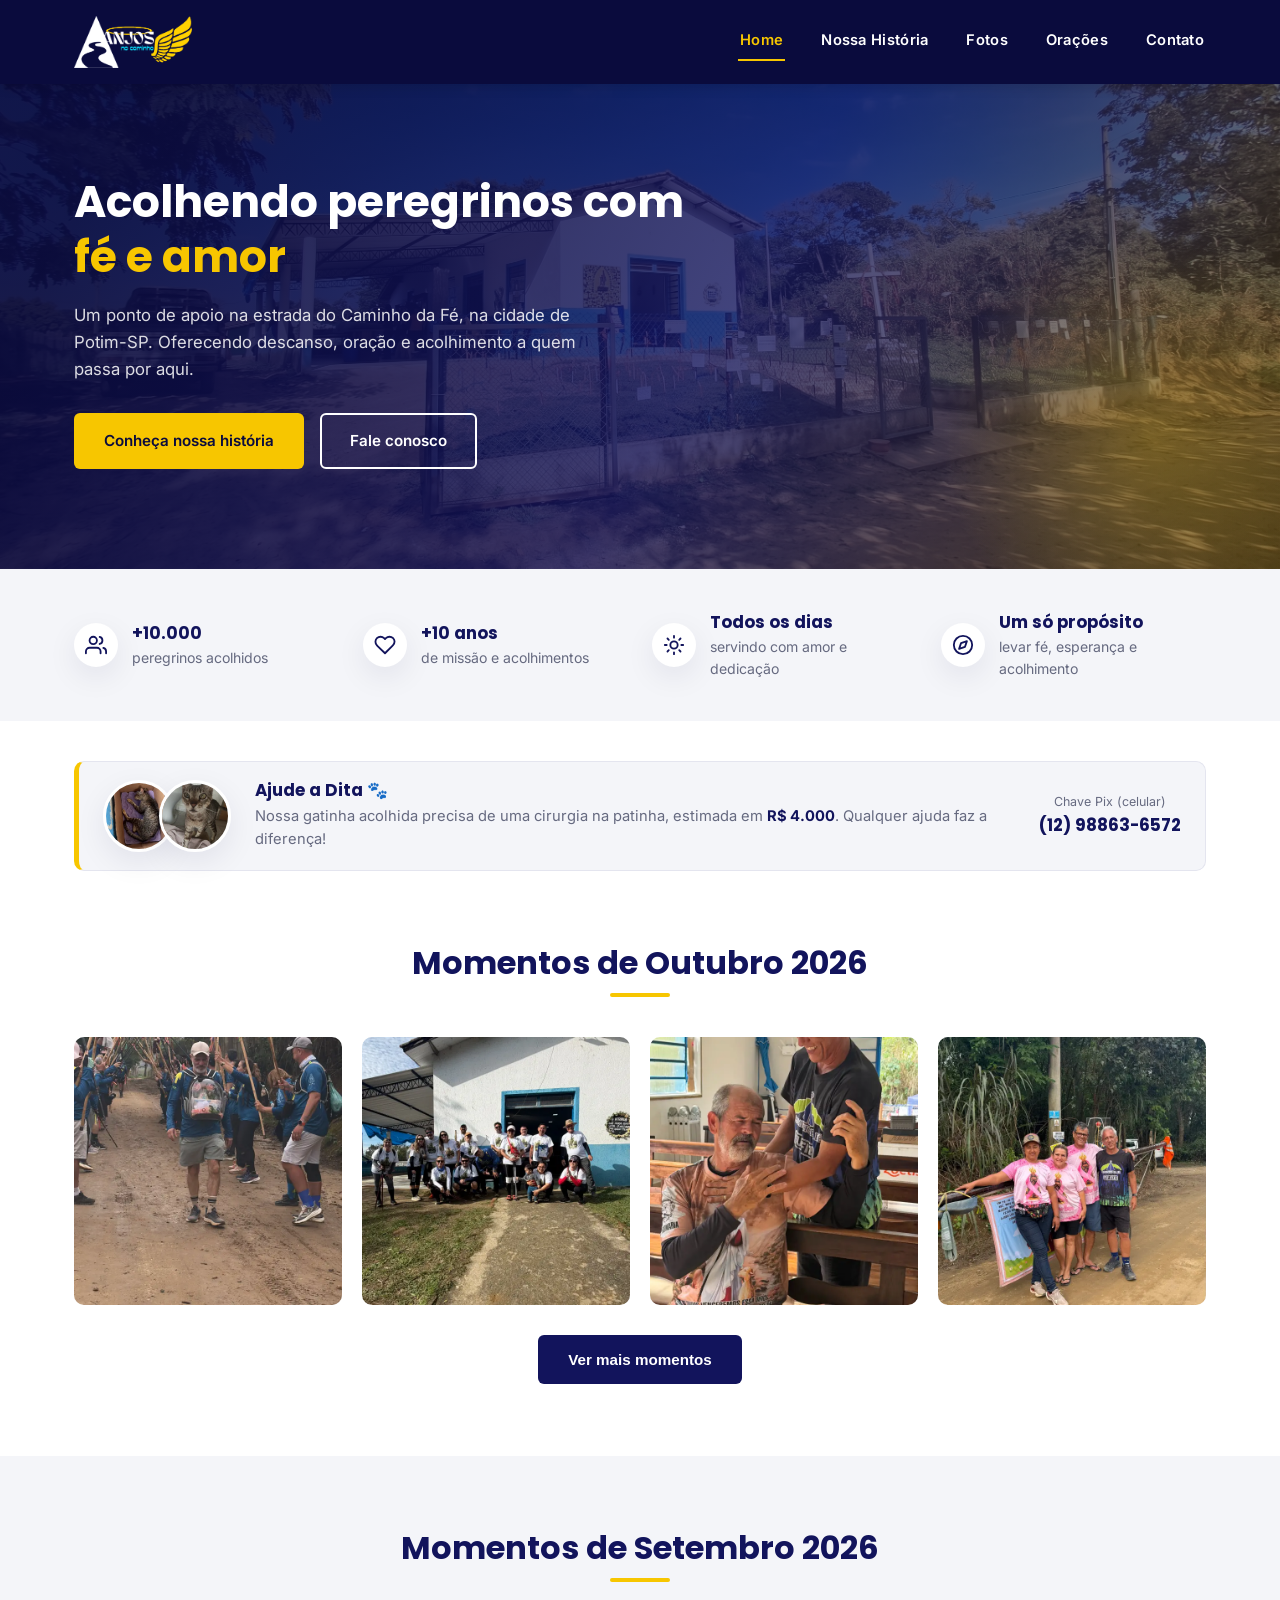
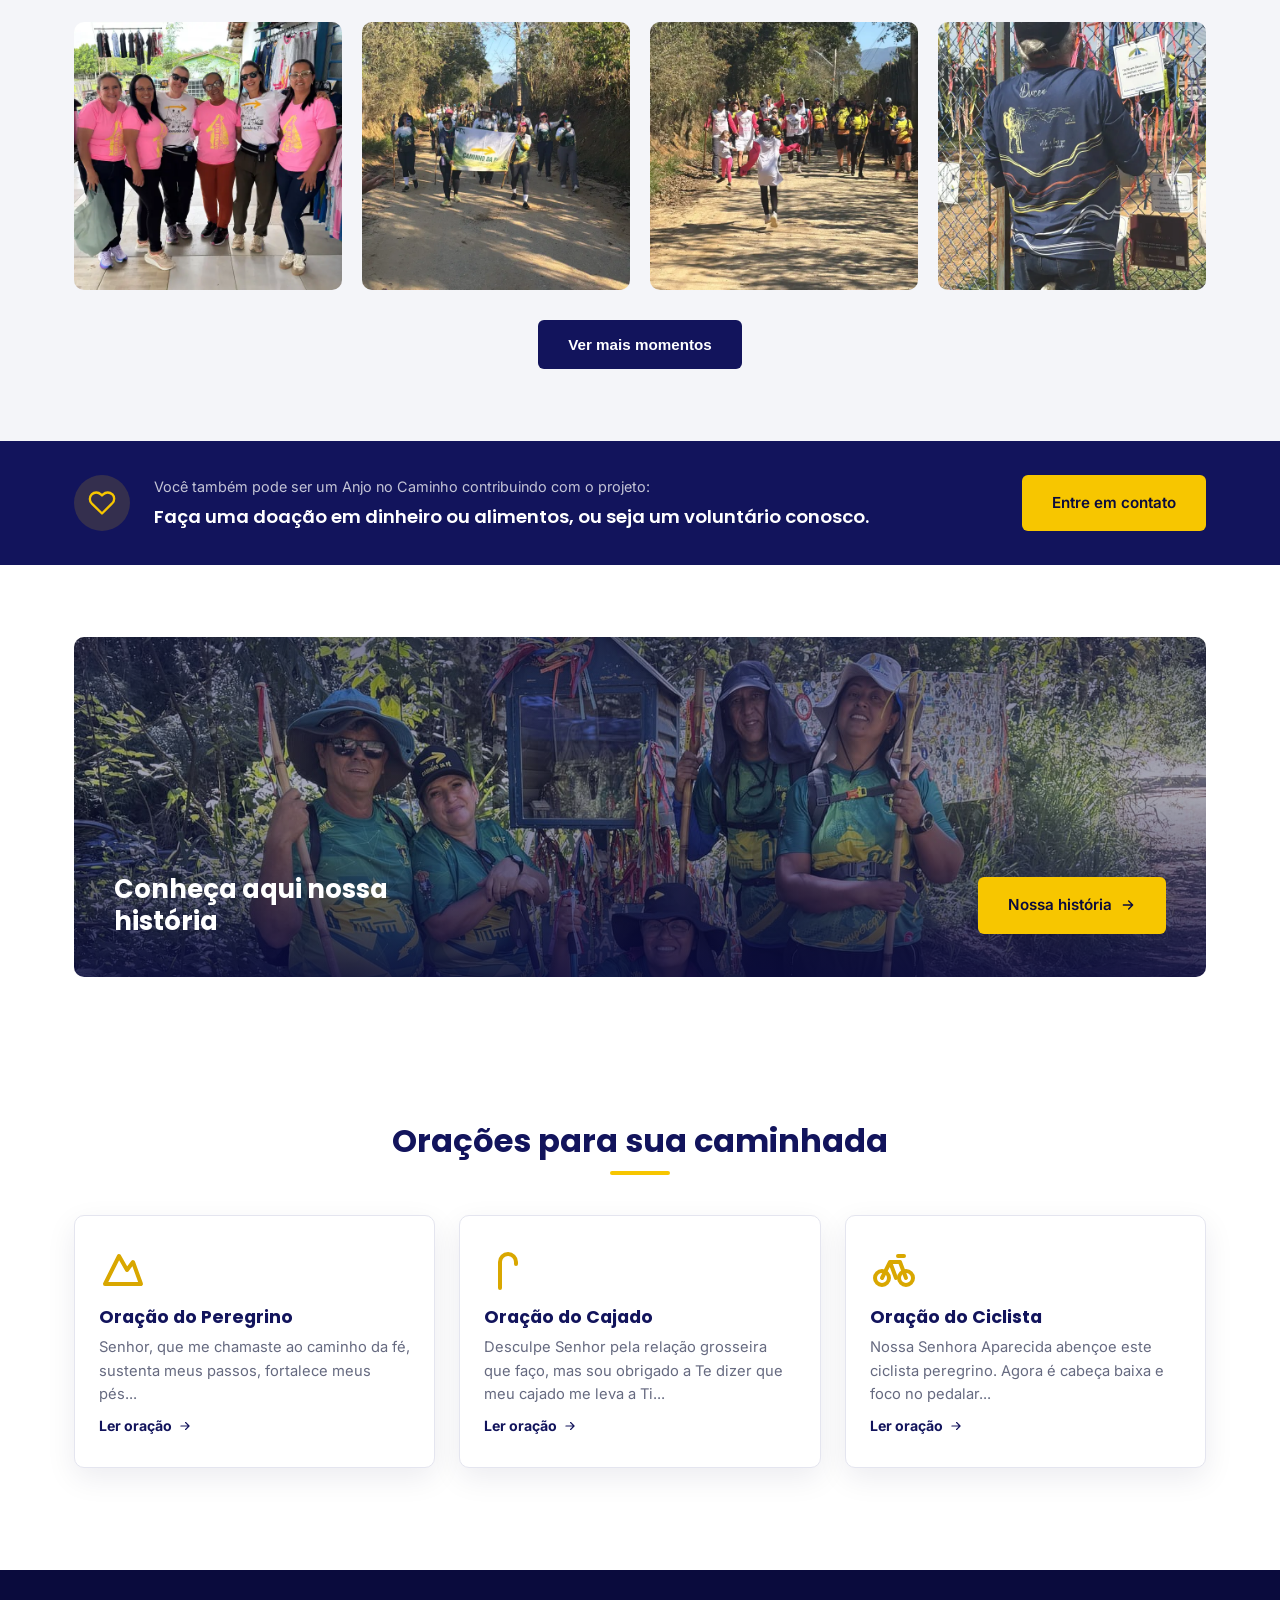
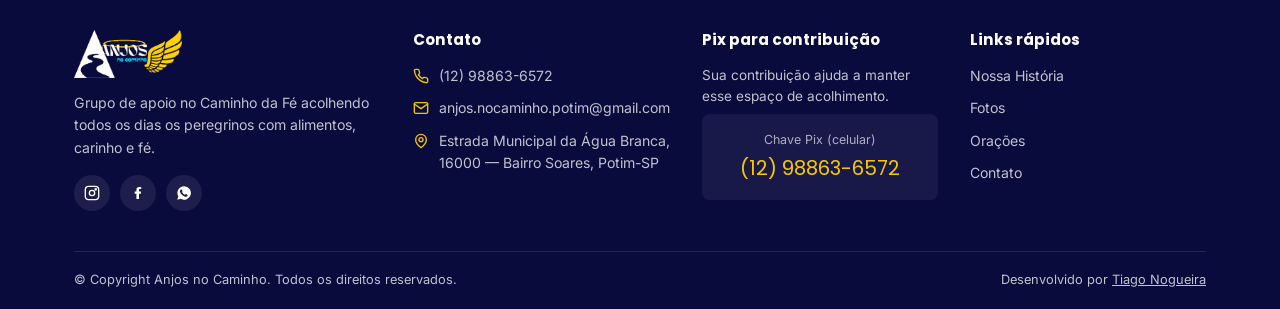
<file: index.html>
<!DOCTYPE html>
<html lang="pt-BR">
<head>
<meta charset="UTF-8">
<meta name="viewport" content="width=device-width, initial-scale=1.0">
<title>Anjos no Caminho | Acolhendo peregrinos com fé e amor</title>
<meta name="description" content="Grupo de apoio no Caminho da Fé, em Potim-SP, acolhendo peregrinos com alimento, descanso e oração.">
<link rel="icon" href="images/logo-cor.png">
<link rel="preconnect" href="https://fonts.googleapis.com">
<link href="https://fonts.googleapis.com/css2?family=Inter:wght@400;500;600;700&family=Poppins:wght@600;700&display=swap" rel="stylesheet">
<link rel="stylesheet" href="css/style.css">
</head>
<body>

<header class="site-header">
  <div class="container">
    <a href="index.html" class="logo">
      <img src="images/logo-claro.png" alt="Anjos no Caminho">
    </a>
    <nav class="main-nav">
      <a href="index.html">Home</a>
      <a href="historia.html">Nossa História</a>
      <a href="fotos.html">Fotos</a>
      <a href="oracoes.html">Orações</a>
      <a href="contato.html">Contato</a>
    </nav>
    <button class="nav-toggle" aria-label="Abrir menu"><span></span><span></span><span></span></button>
  </div>
</header>

<section class="hero">
  <div class="container">
    <div class="hero-inner">
      <h1>Acolhendo peregrinos com <span>fé e amor</span></h1>
      <p>Um ponto de apoio na estrada do Caminho da Fé, na cidade de Potim-SP. Oferecendo descanso, oração e acolhimento a quem passa por aqui.</p>
      <div class="hero-actions">
        <a href="historia.html" class="btn btn-gold">Conheça nossa história</a>
        <a href="contato.html" class="btn btn-outline">Fale conosco</a>
      </div>
    </div>
  </div>
</section>

<div class="stats-bar">
  <div class="container stats-grid">
    <div class="stat-item">
      <span class="stat-icon">
        <svg viewBox="0 0 24 24" fill="none" stroke="currentColor" stroke-width="2" stroke-linecap="round" stroke-linejoin="round"><path d="M17 21v-2a4 4 0 0 0-4-4H5a4 4 0 0 0-4 4v2"/><circle cx="9" cy="7" r="4"/><path d="M23 21v-2a4 4 0 0 0-3-3.87"/><path d="M16 3.13a4 4 0 0 1 0 7.75"/></svg>
      </span>
      <span><strong>+10.000</strong>peregrinos acolhidos</span>
    </div>
    <div class="stat-item">
      <span class="stat-icon">
        <svg viewBox="0 0 24 24" fill="none" stroke="currentColor" stroke-width="2" stroke-linecap="round" stroke-linejoin="round"><path d="M20.8 4.6a5.5 5.5 0 0 0-7.8 0L12 5.6l-1-1a5.5 5.5 0 0 0-7.8 7.8l1 1L12 21l7.8-7.8 1-1a5.5 5.5 0 0 0 0-7.8Z"/></svg>
      </span>
      <span><strong>+10 anos</strong>de missão e acolhimentos</span>
    </div>
    <div class="stat-item">
      <span class="stat-icon">
        <svg viewBox="0 0 24 24" fill="none" stroke="currentColor" stroke-width="2" stroke-linecap="round" stroke-linejoin="round"><circle cx="12" cy="12" r="4"/><path d="M12 2v2M12 20v2M4.9 4.9l1.4 1.4M17.7 17.7l1.4 1.4M2 12h2M20 12h2M4.9 19.1l1.4-1.4M17.7 6.3l1.4-1.4"/></svg>
      </span>
      <span><strong>Todos os dias</strong>servindo com amor e dedicação</span>
    </div>
    <div class="stat-item">
      <span class="stat-icon">
        <svg viewBox="0 0 24 24" fill="none" stroke="currentColor" stroke-width="2" stroke-linecap="round" stroke-linejoin="round"><circle cx="12" cy="12" r="10"/><polygon points="16.24 7.76 14.12 14.12 7.76 16.24 9.88 9.88 16.24 7.76"/></svg>
      </span>
      <span><strong>Um só propósito</strong>levar fé, esperança e acolhimento</span>
    </div>
  </div>
</div>

<section class="dita-section">
  <div class="container">
    <div class="dita-card">
      <div class="dita-photos">
        <img src="images/dita-1.webp" alt="Dita, gatinha acolhida pelo grupo" loading="lazy">
        <img src="images/dita-2.webp" alt="Dita, gatinha acolhida pelo grupo" loading="lazy">
      </div>
      <div class="dita-text">
        <h3>Ajude a Dita 🐾</h3>
        <p>Nossa gatinha acolhida precisa de uma cirurgia na patinha, estimada em <strong>R$ 4.000</strong>. Qualquer ajuda faz a diferença!</p>
      </div>
      <div class="dita-pix">Chave Pix (celular)<strong>(12) 98863-6572</strong></div>
    </div>
  </div>
</section>

<div id="momentos-home"></div>

<div class="lightbox">
  <button class="lightbox-close" aria-label="Fechar">
    <svg width="32" height="32" viewBox="0 0 24 24" fill="none" stroke="currentColor" stroke-width="2" stroke-linecap="round" stroke-linejoin="round"><path d="M18 6 6 18M6 6l12 12"/></svg>
  </button>
  <button class="lightbox-nav lightbox-prev" aria-label="Foto anterior">
    <svg viewBox="0 0 24 24" fill="none" stroke="currentColor" stroke-width="2" stroke-linecap="round" stroke-linejoin="round"><path d="m15 18-6-6 6-6"/></svg>
  </button>
  <div class="lightbox-box"><img alt=""><span class="lightbox-spinner"></span></div>
  <button class="lightbox-nav lightbox-next" aria-label="Próxima foto">
    <svg viewBox="0 0 24 24" fill="none" stroke="currentColor" stroke-width="2" stroke-linecap="round" stroke-linejoin="round"><path d="m9 18 6-6-6-6"/></svg>
  </button>
  <span class="lightbox-counter"></span>
</div>

<div class="donate-banner">
  <div class="container">
    <span class="donate-icon">
      <svg viewBox="0 0 24 24" fill="none" stroke="currentColor" stroke-width="2" stroke-linecap="round" stroke-linejoin="round"><path d="M20.8 4.6a5.5 5.5 0 0 0-7.8 0L12 5.6l-1-1a5.5 5.5 0 0 0-7.8 7.8l1 1L12 21l7.8-7.8 1-1a5.5 5.5 0 0 0 0-7.8Z"/></svg>
    </span>
    <div class="donate-text">
      <p>Você também pode ser um Anjo no Caminho contribuindo com o projeto:</p>
      <strong>Faça uma doação em dinheiro ou alimentos, ou seja um voluntário conosco.</strong>
    </div>
    <a href="contato.html" class="btn btn-gold">Entre em contato</a>
  </div>
</div>

<section>
  <div class="container">
    <div class="history-cta">
      <div class="history-cta-content">
        <h3>Conheça aqui nossa história</h3>
        <a href="historia.html" class="btn btn-gold">Nossa história <svg width="16" height="16" viewBox="0 0 24 24" fill="none" stroke="currentColor" stroke-width="2" stroke-linecap="round" stroke-linejoin="round"><path d="M5 12h14M13 6l6 6-6 6"/></svg></a>
      </div>
    </div>
  </div>
</section>

<section>
  <div class="container">
    <div class="section-head">
      <h2>Orações para sua caminhada</h2>
      <div class="underline"></div>
    </div>
    <div class="card-grid">

      <div class="prayer-card">
        <span class="prayer-icon"><svg viewBox="0 0 24 24" fill="none" stroke="currentColor" stroke-width="2" stroke-linecap="round" stroke-linejoin="round"><path d="M3 20 10 6l4 7 3-4 4 11H3Z"/></svg></span>
        <h3>Oração do Peregrino</h3>
        <p>Senhor, que me chamaste ao caminho da fé, sustenta meus passos, fortalece meus pés...</p>
        <button type="button" class="prayer-toggle"><span>Ler oração</span>
          <svg viewBox="0 0 24 24" fill="none" stroke="currentColor" stroke-width="2" stroke-linecap="round" stroke-linejoin="round"><path d="M5 12h14M13 6l6 6-6 6"/></svg>
        </button>
        <div class="prayer-full">Senhor, que me chamaste ao caminho da fé, sustenta meus passos, fortalece meus pés, purifica meu coração. Que cada passo seja oração, que cada paisagem revele Tua beleza, que cada encontro me aproxime de Ti. Sob o olhar de Maria, guia-me com ternura. Até Te encontrar no silêncio do santuário e no altar do meu próprio coração.</div>
      </div>

      <div class="prayer-card">
        <span class="prayer-icon"><svg viewBox="0 0 24 24" fill="none" stroke="currentColor" stroke-width="2" stroke-linecap="round" stroke-linejoin="round"><path d="M8 22V9a4 4 0 1 1 8 0v1"/></svg></span>
        <h3>Oração do Cajado</h3>
        <p>Desculpe Senhor pela relação grosseira que faço, mas sou obrigado a Te dizer que meu cajado me leva a Ti...</p>
        <button type="button" class="prayer-toggle"><span>Ler oração</span>
          <svg viewBox="0 0 24 24" fill="none" stroke="currentColor" stroke-width="2" stroke-linecap="round" stroke-linejoin="round"><path d="M5 12h14M13 6l6 6-6 6"/></svg>
        </button>
        <div class="prayer-full">Desculpe Senhor pela relação grosseira que faço, mas sou obrigado a Te dizer que meu cajado me leva a Ti. Sei que é ousadia, mas a rusticidade daquele cabo de enxada me fez meditar... O cajado acompanha o peregrino do início ao fim de sua peregrinação, assim como o Senhor o acompanha na vida. Nos momentos de cansaço, o peregrino se apoia no cajado para descansar... Quando tudo está fácil, o cajado é carregado na mão, quase esquecido, assim como muitas vezes o Senhor é esquecido na vida. Há o temor de esquecer o cajado em algum lugar, assim como há o medo de esquecer o Senhor. Obrigado, Senhor, por ser o eterno cajado na minha vida.</div>
      </div>

      <div class="prayer-card">
        <span class="prayer-icon"><svg viewBox="0 0 24 24" fill="none" stroke="currentColor" stroke-width="2" stroke-linecap="round" stroke-linejoin="round"><circle cx="6" cy="17" r="3.5"/><circle cx="18" cy="17" r="3.5"/><path d="M6 17l4-8h5l3 8M10 9l3 8M14 6h3"/></svg></span>
        <h3>Oração do Ciclista</h3>
        <p>Nossa Senhora Aparecida abençoe este ciclista peregrino. Agora é cabeça baixa e foco no pedalar...</p>
        <button type="button" class="prayer-toggle"><span>Ler oração</span>
          <svg viewBox="0 0 24 24" fill="none" stroke="currentColor" stroke-width="2" stroke-linecap="round" stroke-linejoin="round"><path d="M5 12h14M13 6l6 6-6 6"/></svg>
        </button>
        <div class="prayer-full">Nossa Senhora Aparecida abençoe este ciclista peregrino. Agora é cabeça baixa e foco no pedalar. Abençoe a trilha sonora dos pássaros e as paisagens deslumbrantes deste percurso! Estarei em prece e oração. E se a estrada ficar estreita, esburacada, lameada, não me deixe faltar perseverança. Abençoe os freios, câmbio e pneus desta minha humilde bicicleta. E que os bons ventos das montanhas possam estar presentes neste percurso aliviando mesmo que por um minuto qualquer desgaste da força invencível do sol.</div>
      </div>

    </div>
  </div>
</section>

<footer class="site-footer">
  <div class="container">
    <div class="footer-grid">
      <div class="footer-about">
        <img src="images/logo-claro.png" alt="Anjos no Caminho">
        <p>Grupo de apoio no Caminho da Fé acolhendo todos os dias os peregrinos com alimentos, carinho e fé.</p>
        <div class="social-icons">
          <a href="https://www.instagram.com/anjosnocaminho_potim_sp/" target="_blank" rel="noopener" aria-label="Instagram"><svg viewBox="0 0 24 24" fill="none" stroke="currentColor" stroke-width="2" stroke-linecap="round" stroke-linejoin="round"><rect x="2" y="2" width="20" height="20" rx="5"/><circle cx="12" cy="12" r="4"/><circle cx="17.5" cy="6.5" r="1"/></svg></a>
          <a href="https://www.facebook.com/profile.php?id=100094612785842" target="_blank" rel="noopener" aria-label="Facebook"><svg viewBox="0 0 24 24" fill="currentColor"><path d="M13.5 21v-8h2.7l.4-3.2h-3.1V7.7c0-.9.3-1.6 1.6-1.6h1.7V3.2C15.9 3.1 14.9 3 13.7 3c-2.4 0-4.1 1.5-4.1 4.2v2.6H7v3.2h2.6V21h3.9Z"/></svg></a>
          <a href="https://wa.me/5512988636572" target="_blank" rel="noopener" aria-label="WhatsApp"><svg viewBox="0 0 24 24" fill="currentColor"><path d="M12 2a10 10 0 0 0-8.6 15L2 22l5.2-1.4A10 10 0 1 0 12 2Zm5.6 14.3c-.2.7-1.4 1.3-2 1.4-.5.1-1.1.1-1.8-.1-.4-.1-1-.3-1.7-.6-3-1.3-4.9-4.3-5-4.5-.1-.2-1.2-1.6-1.2-3s.7-2.1 1-2.4c.3-.3.6-.4.8-.4h.6c.2 0 .4 0 .6.5l.8 2c.1.2.1.4 0 .6l-.4.5c-.1.2-.3.3-.1.6.2.3.8 1.3 1.7 2.1 1.1 1 2.1 1.4 2.4 1.5.3.1.5.1.6-.1l.6-.7c.2-.3.4-.2.6-.1l1.8.9c.2.1.4.2.4.4 0 .2 0 .9-.2 1.4Z"/></svg></a>
        </div>
      </div>
      <div class="footer-col">
        <h4>Contato</h4>
        <ul class="footer-contact">
          <li><svg viewBox="0 0 24 24" fill="none" stroke="currentColor" stroke-width="2" stroke-linecap="round" stroke-linejoin="round"><path d="M22 16.92v3a2 2 0 0 1-2.18 2 19.79 19.79 0 0 1-8.63-3.07 19.5 19.5 0 0 1-6-6 19.79 19.79 0 0 1-3.07-8.67A2 2 0 0 1 4.11 2h3a2 2 0 0 1 2 1.72c.127.96.362 1.903.7 2.81a2 2 0 0 1-.45 2.11L8.09 9.91a16 16 0 0 0 6 6l1.27-1.27a2 2 0 0 1 2.11-.45c.907.338 1.85.573 2.81.7A2 2 0 0 1 22 16.92z"/></svg><span><a href="tel:+5512988636572">(12) 98863-6572</a></span></li>
          <li><svg viewBox="0 0 24 24" fill="none" stroke="currentColor" stroke-width="2" stroke-linecap="round" stroke-linejoin="round"><path d="M4 4h16a2 2 0 0 1 2 2v12a2 2 0 0 1-2 2H4a2 2 0 0 1-2-2V6a2 2 0 0 1 2-2z"/><path d="m22 6-10 7L2 6"/></svg><span><a href="mailto:anjos.nocaminho.potim@gmail.com">anjos.nocaminho.potim@gmail.com</a></span></li>
          <li><svg viewBox="0 0 24 24" fill="none" stroke="currentColor" stroke-width="2" stroke-linecap="round" stroke-linejoin="round"><path d="M20 10c0 6-8 12-8 12s-8-6-8-12a8 8 0 0 1 16 0Z"/><circle cx="12" cy="10" r="3"/></svg><span>Estrada Municipal da Água Branca, 16000 — Bairro Soares, Potim-SP</span></li>
        </ul>
      </div>
      <div class="footer-col">
        <h4>Pix para contribuição</h4>
        <p style="font-size:.85rem;margin-bottom:6px;">Sua contribuição ajuda a manter esse espaço de acolhimento.</p>
        <div class="pix-box"><div class="pix-label">Chave Pix (celular)</div><div class="pix-number">(12) 98863-6572</div></div>
      </div>
      <div class="footer-col">
        <h4>Links rápidos</h4>
        <ul>
          <li><a href="historia.html">Nossa História</a></li>
          <li><a href="fotos.html">Fotos</a></li>
          <li><a href="oracoes.html">Orações</a></li>
          <li><a href="contato.html">Contato</a></li>
        </ul>
      </div>
    </div>
    <div class="footer-bottom">
      <span>&copy; Copyright Anjos no Caminho. Todos os direitos reservados.</span>
      <span>Desenvolvido por <a href="https://www.instagram.com/tiago.cnog/" target="_blank" rel="noopener">Tiago Nogueira</a></span>
    </div>
  </div>
</footer>

<script src="js/fotos-data.js"></script>
<script src="js/main.js"></script>
</body>
</html>
</file>
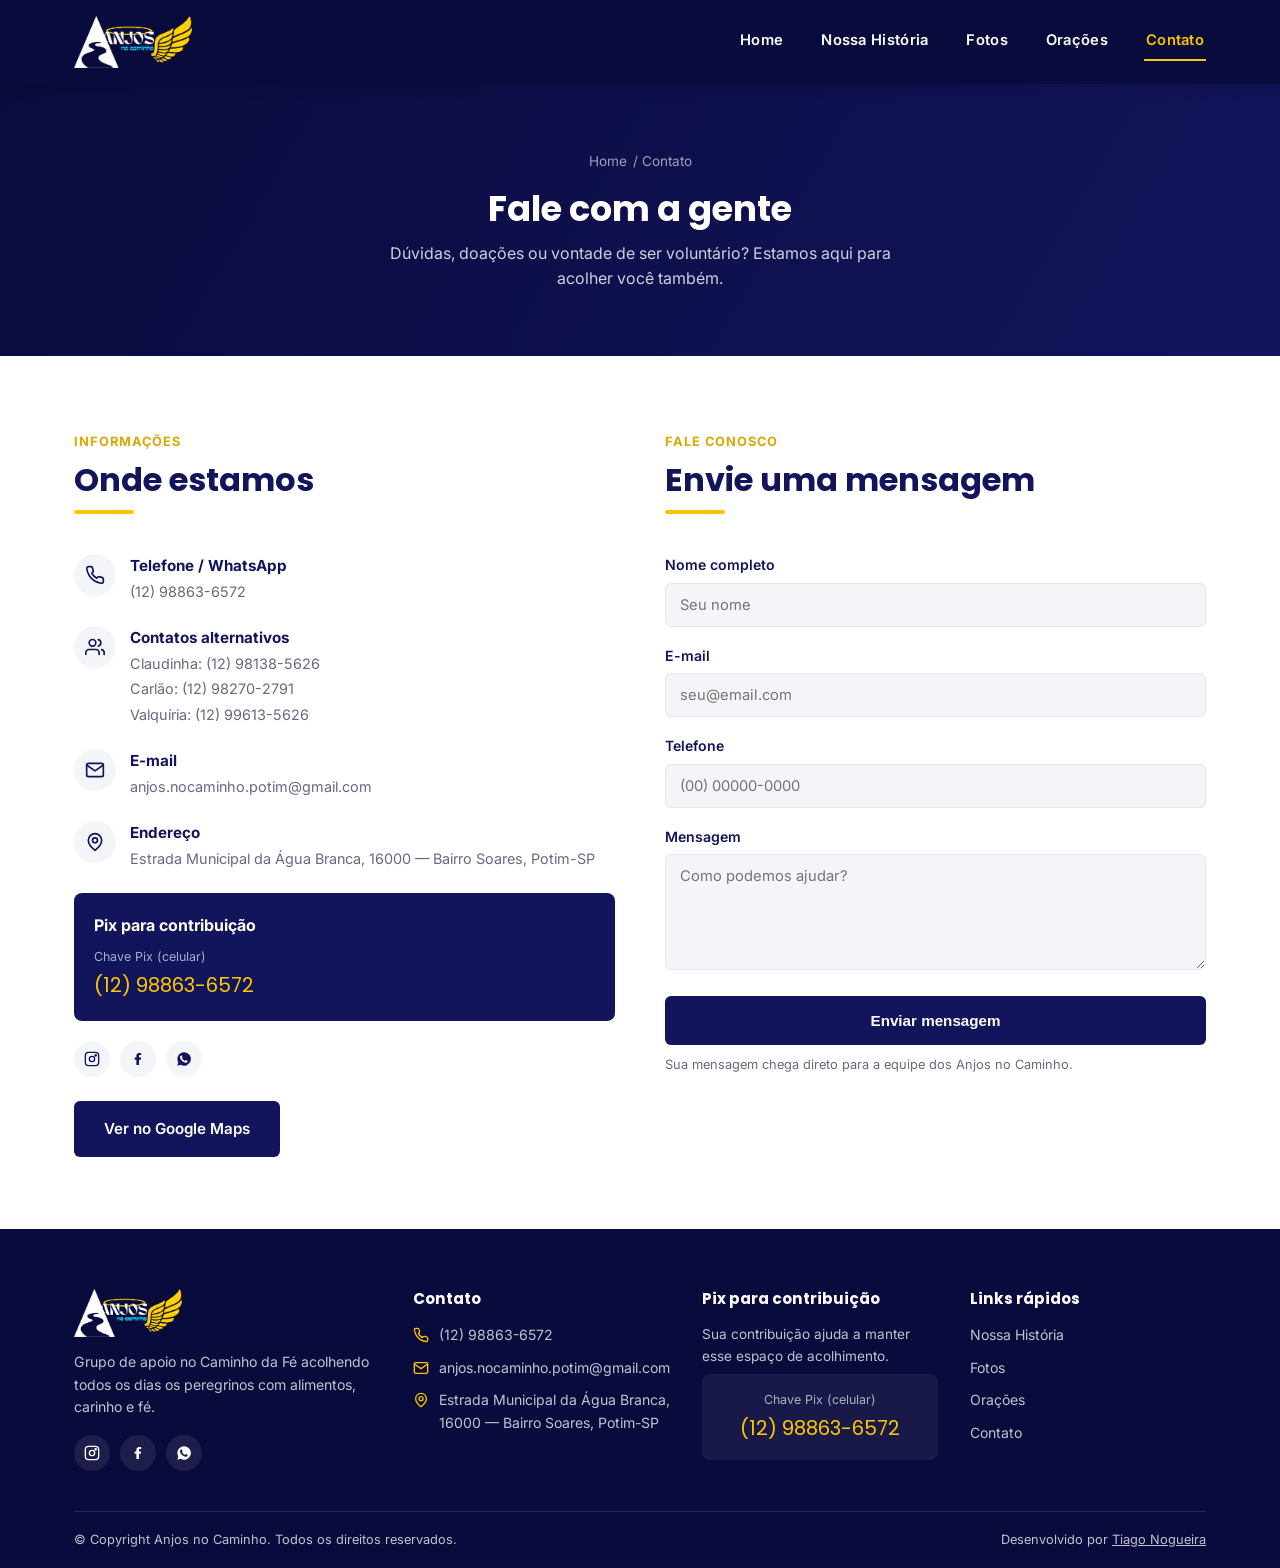
<file: contato.html>
<!DOCTYPE html>
<html lang="pt-BR">
<head>
<meta charset="UTF-8">
<meta name="viewport" content="width=device-width, initial-scale=1.0">
<title>Contato | Anjos no Caminho</title>
<meta name="description" content="Fale com o grupo Anjos no Caminho, seja voluntário ou contribua com o projeto.">
<link rel="icon" href="images/logo-cor.png">
<link rel="preconnect" href="https://fonts.googleapis.com">
<link href="https://fonts.googleapis.com/css2?family=Inter:wght@400;500;600;700&family=Poppins:wght@600;700&display=swap" rel="stylesheet">
<link rel="stylesheet" href="css/style.css">
</head>
<body>

<header class="site-header">
  <div class="container">
    <a href="index.html" class="logo">
      <img src="images/logo-claro.png" alt="Anjos no Caminho">
    </a>
    <nav class="main-nav">
      <a href="index.html">Home</a>
      <a href="historia.html">Nossa História</a>
      <a href="fotos.html">Fotos</a>
      <a href="oracoes.html">Orações</a>
      <a href="contato.html">Contato</a>
    </nav>
    <button class="nav-toggle" aria-label="Abrir menu"><span></span><span></span><span></span></button>
  </div>
</header>

<section class="page-hero">
  <div class="container">
    <div class="breadcrumb"><a href="index.html">Home</a> / Contato</div>
    <h1>Fale com a gente</h1>
    <p>Dúvidas, doações ou vontade de ser voluntário? Estamos aqui para acolher você também.</p>
  </div>
</section>

<section>
  <div class="container">

    <div class="contact-layout">

      <div>
        <div class="section-head left">
          <span class="eyebrow">Informações</span>
          <h2>Onde estamos</h2>
          <div class="underline"></div>
        </div>
        <ul class="contact-info-list">
          <li>
            <span class="icon-badge"><svg viewBox="0 0 24 24" fill="none" stroke="currentColor" stroke-width="2" stroke-linecap="round" stroke-linejoin="round"><path d="M22 16.92v3a2 2 0 0 1-2.18 2 19.79 19.79 0 0 1-8.63-3.07 19.5 19.5 0 0 1-6-6 19.79 19.79 0 0 1-3.07-8.67A2 2 0 0 1 4.11 2h3a2 2 0 0 1 2 1.72c.127.96.362 1.903.7 2.81a2 2 0 0 1-.45 2.11L8.09 9.91a16 16 0 0 0 6 6l1.27-1.27a2 2 0 0 1 2.11-.45c.907.338 1.85.573 2.81.7A2 2 0 0 1 22 16.92z"/></svg></span>
            <div><strong>Telefone / WhatsApp</strong><span><a href="tel:+5512988636572">(12) 98863-6572</a></span></div>
          </li>
          <li>
            <span class="icon-badge"><svg viewBox="0 0 24 24" fill="none" stroke="currentColor" stroke-width="2" stroke-linecap="round" stroke-linejoin="round"><path d="M17 21v-2a4 4 0 0 0-4-4H5a4 4 0 0 0-4 4v2"/><circle cx="9" cy="7" r="4"/><path d="M23 21v-2a4 4 0 0 0-3-3.87"/><path d="M16 3.13a4 4 0 0 1 0 7.75"/></svg></span>
            <div><strong>Contatos alternativos</strong><span>Claudinha: <a href="tel:+5512981385626">(12) 98138-5626</a><br>Carlão: <a href="tel:+5512982702791">(12) 98270-2791</a><br>Valquíria: <a href="tel:+5512996135626">(12) 99613-5626</a></span></div>
          </li>
          <li>
            <span class="icon-badge"><svg viewBox="0 0 24 24" fill="none" stroke="currentColor" stroke-width="2" stroke-linecap="round" stroke-linejoin="round"><path d="M4 4h16a2 2 0 0 1 2 2v12a2 2 0 0 1-2 2H4a2 2 0 0 1-2-2V6a2 2 0 0 1 2-2z"/><path d="m22 6-10 7L2 6"/></svg></span>
            <div><strong>E-mail</strong><span><a href="mailto:anjos.nocaminho.potim@gmail.com">anjos.nocaminho.potim@gmail.com</a></span></div>
          </li>
          <li>
            <span class="icon-badge"><svg viewBox="0 0 24 24" fill="none" stroke="currentColor" stroke-width="2" stroke-linecap="round" stroke-linejoin="round"><path d="M20 10c0 6-8 12-8 12s-8-6-8-12a8 8 0 0 1 16 0Z"/><circle cx="12" cy="10" r="3"/></svg></span>
            <div><strong>Endereço</strong><span>Estrada Municipal da Água Branca, 16000 — Bairro Soares, Potim-SP</span></div>
          </li>
        </ul>

        <div class="pix-box" style="text-align:left;padding:20px;background:var(--navy);"><strong style="color:#fff;display:block;margin-bottom:8px;">Pix para contribuição</strong><div class="pix-label">Chave Pix (celular)</div><div class="pix-number">(12) 98863-6572</div></div>

        <div class="social-icons" style="margin-top:20px;">
          <a href="https://www.instagram.com/anjosnocaminho_potim_sp/" target="_blank" rel="noopener" aria-label="Instagram" style="background:var(--bg-light);"><svg viewBox="0 0 24 24" fill="none" stroke="var(--navy)" stroke-width="2" stroke-linecap="round" stroke-linejoin="round"><rect x="2" y="2" width="20" height="20" rx="5"/><circle cx="12" cy="12" r="4"/><circle cx="17.5" cy="6.5" r="1"/></svg></a>
          <a href="https://www.facebook.com/profile.php?id=100094612785842" target="_blank" rel="noopener" aria-label="Facebook" style="background:var(--bg-light);"><svg viewBox="0 0 24 24" fill="var(--navy)"><path d="M13.5 21v-8h2.7l.4-3.2h-3.1V7.7c0-.9.3-1.6 1.6-1.6h1.7V3.2C15.9 3.1 14.9 3 13.7 3c-2.4 0-4.1 1.5-4.1 4.2v2.6H7v3.2h2.6V21h3.9Z"/></svg></a>
          <a href="https://wa.me/5512988636572" target="_blank" rel="noopener" aria-label="WhatsApp" style="background:var(--bg-light);"><svg viewBox="0 0 24 24" fill="var(--navy)"><path d="M12 2a10 10 0 0 0-8.6 15L2 22l5.2-1.4A10 10 0 1 0 12 2Zm5.6 14.3c-.2.7-1.4 1.3-2 1.4-.5.1-1.1.1-1.8-.1-.4-.1-1-.3-1.7-.6-3-1.3-4.9-4.3-5-4.5-.1-.2-1.2-1.6-1.2-3s.7-2.1 1-2.4c.3-.3.6-.4.8-.4h.6c.2 0 .4 0 .6.5l.8 2c.1.2.1.4 0 .6l-.4.5c-.1.2-.3.3-.1.6.2.3.8 1.3 1.7 2.1 1.1 1 2.1 1.4 2.4 1.5.3.1.5.1.6-.1l.6-.7c.2-.3.4-.2.6-.1l1.8.9c.2.1.4.2.4.4 0 .2 0 .9-.2 1.4Z"/></svg></a>
        </div>

        <a class="btn btn-navy" style="margin-top:24px;" href="https://www.google.com/maps/search/?api=1&query=Estrada%20Municipal%20da%20%C3%81gua%20Branca%2C%2016000%2C%20Soares%2C%20Potim%20-%20SP" target="_blank" rel="noopener">Ver no Google Maps</a>
      </div>

      <div>
        <div class="section-head left">
          <span class="eyebrow">Fale conosco</span>
          <h2>Envie uma mensagem</h2>
          <div class="underline"></div>
        </div>
        <form class="contact-form" action="enviar-contato.php" method="post">
          <div style="position:absolute;left:-9999px;" aria-hidden="true"><label>Não preencha <input type="text" name="website" tabindex="-1" autocomplete="off"></label></div>
          <div class="form-group">
            <label for="nome">Nome completo</label>
            <input type="text" id="nome" name="nome" placeholder="Seu nome" required>
          </div>
          <div class="form-group">
            <label for="email">E-mail</label>
            <input type="email" id="email" name="email" placeholder="seu@email.com" required>
          </div>
          <div class="form-group">
            <label for="telefone">Telefone</label>
            <input type="tel" id="telefone" name="telefone" placeholder="(00) 00000-0000">
          </div>
          <div class="form-group">
            <label for="mensagem">Mensagem</label>
            <textarea id="mensagem" name="mensagem" rows="5" placeholder="Como podemos ajudar?" required></textarea>
          </div>
          <button type="submit" class="btn btn-navy btn-block">Enviar mensagem</button>
          <p class="form-note form-note-status" role="status" style="display:none;font-weight:600;"></p>
          <p class="form-note">Sua mensagem chega direto para a equipe dos Anjos no Caminho.</p>
        </form>
      </div>

    </div>
  </div>
</section>

<footer class="site-footer">
  <div class="container">
    <div class="footer-grid">
      <div class="footer-about">
        <img src="images/logo-claro.png" alt="Anjos no Caminho">
        <p>Grupo de apoio no Caminho da Fé acolhendo todos os dias os peregrinos com alimentos, carinho e fé.</p>
        <div class="social-icons">
          <a href="https://www.instagram.com/anjosnocaminho_potim_sp/" target="_blank" rel="noopener" aria-label="Instagram"><svg viewBox="0 0 24 24" fill="none" stroke="currentColor" stroke-width="2" stroke-linecap="round" stroke-linejoin="round"><rect x="2" y="2" width="20" height="20" rx="5"/><circle cx="12" cy="12" r="4"/><circle cx="17.5" cy="6.5" r="1"/></svg></a>
          <a href="https://www.facebook.com/profile.php?id=100094612785842" target="_blank" rel="noopener" aria-label="Facebook"><svg viewBox="0 0 24 24" fill="currentColor"><path d="M13.5 21v-8h2.7l.4-3.2h-3.1V7.7c0-.9.3-1.6 1.6-1.6h1.7V3.2C15.9 3.1 14.9 3 13.7 3c-2.4 0-4.1 1.5-4.1 4.2v2.6H7v3.2h2.6V21h3.9Z"/></svg></a>
          <a href="https://wa.me/5512988636572" target="_blank" rel="noopener" aria-label="WhatsApp"><svg viewBox="0 0 24 24" fill="currentColor"><path d="M12 2a10 10 0 0 0-8.6 15L2 22l5.2-1.4A10 10 0 1 0 12 2Zm5.6 14.3c-.2.7-1.4 1.3-2 1.4-.5.1-1.1.1-1.8-.1-.4-.1-1-.3-1.7-.6-3-1.3-4.9-4.3-5-4.5-.1-.2-1.2-1.6-1.2-3s.7-2.1 1-2.4c.3-.3.6-.4.8-.4h.6c.2 0 .4 0 .6.5l.8 2c.1.2.1.4 0 .6l-.4.5c-.1.2-.3.3-.1.6.2.3.8 1.3 1.7 2.1 1.1 1 2.1 1.4 2.4 1.5.3.1.5.1.6-.1l.6-.7c.2-.3.4-.2.6-.1l1.8.9c.2.1.4.2.4.4 0 .2 0 .9-.2 1.4Z"/></svg></a>
        </div>
      </div>
      <div class="footer-col">
        <h4>Contato</h4>
        <ul class="footer-contact">
          <li><svg viewBox="0 0 24 24" fill="none" stroke="currentColor" stroke-width="2" stroke-linecap="round" stroke-linejoin="round"><path d="M22 16.92v3a2 2 0 0 1-2.18 2 19.79 19.79 0 0 1-8.63-3.07 19.5 19.5 0 0 1-6-6 19.79 19.79 0 0 1-3.07-8.67A2 2 0 0 1 4.11 2h3a2 2 0 0 1 2 1.72c.127.96.362 1.903.7 2.81a2 2 0 0 1-.45 2.11L8.09 9.91a16 16 0 0 0 6 6l1.27-1.27a2 2 0 0 1 2.11-.45c.907.338 1.85.573 2.81.7A2 2 0 0 1 22 16.92z"/></svg><span><a href="tel:+5512988636572">(12) 98863-6572</a></span></li>
          <li><svg viewBox="0 0 24 24" fill="none" stroke="currentColor" stroke-width="2" stroke-linecap="round" stroke-linejoin="round"><path d="M4 4h16a2 2 0 0 1 2 2v12a2 2 0 0 1-2 2H4a2 2 0 0 1-2-2V6a2 2 0 0 1 2-2z"/><path d="m22 6-10 7L2 6"/></svg><span><a href="mailto:anjos.nocaminho.potim@gmail.com">anjos.nocaminho.potim@gmail.com</a></span></li>
          <li><svg viewBox="0 0 24 24" fill="none" stroke="currentColor" stroke-width="2" stroke-linecap="round" stroke-linejoin="round"><path d="M20 10c0 6-8 12-8 12s-8-6-8-12a8 8 0 0 1 16 0Z"/><circle cx="12" cy="10" r="3"/></svg><span>Estrada Municipal da Água Branca, 16000 — Bairro Soares, Potim-SP</span></li>
        </ul>
      </div>
      <div class="footer-col">
        <h4>Pix para contribuição</h4>
        <p style="font-size:.85rem;margin-bottom:6px;">Sua contribuição ajuda a manter esse espaço de acolhimento.</p>
        <div class="pix-box"><div class="pix-label">Chave Pix (celular)</div><div class="pix-number">(12) 98863-6572</div></div>
      </div>
      <div class="footer-col">
        <h4>Links rápidos</h4>
        <ul>
          <li><a href="historia.html">Nossa História</a></li>
          <li><a href="fotos.html">Fotos</a></li>
          <li><a href="oracoes.html">Orações</a></li>
          <li><a href="contato.html">Contato</a></li>
        </ul>
      </div>
    </div>
    <div class="footer-bottom">
      <span>&copy; Copyright Anjos no Caminho. Todos os direitos reservados.</span>
      <span>Desenvolvido por <a href="https://www.instagram.com/tiago.cnog/" target="_blank" rel="noopener">Tiago Nogueira</a></span>
    </div>
  </div>
</footer>

<script src="js/main.js"></script>
</body>
</html>
</file>
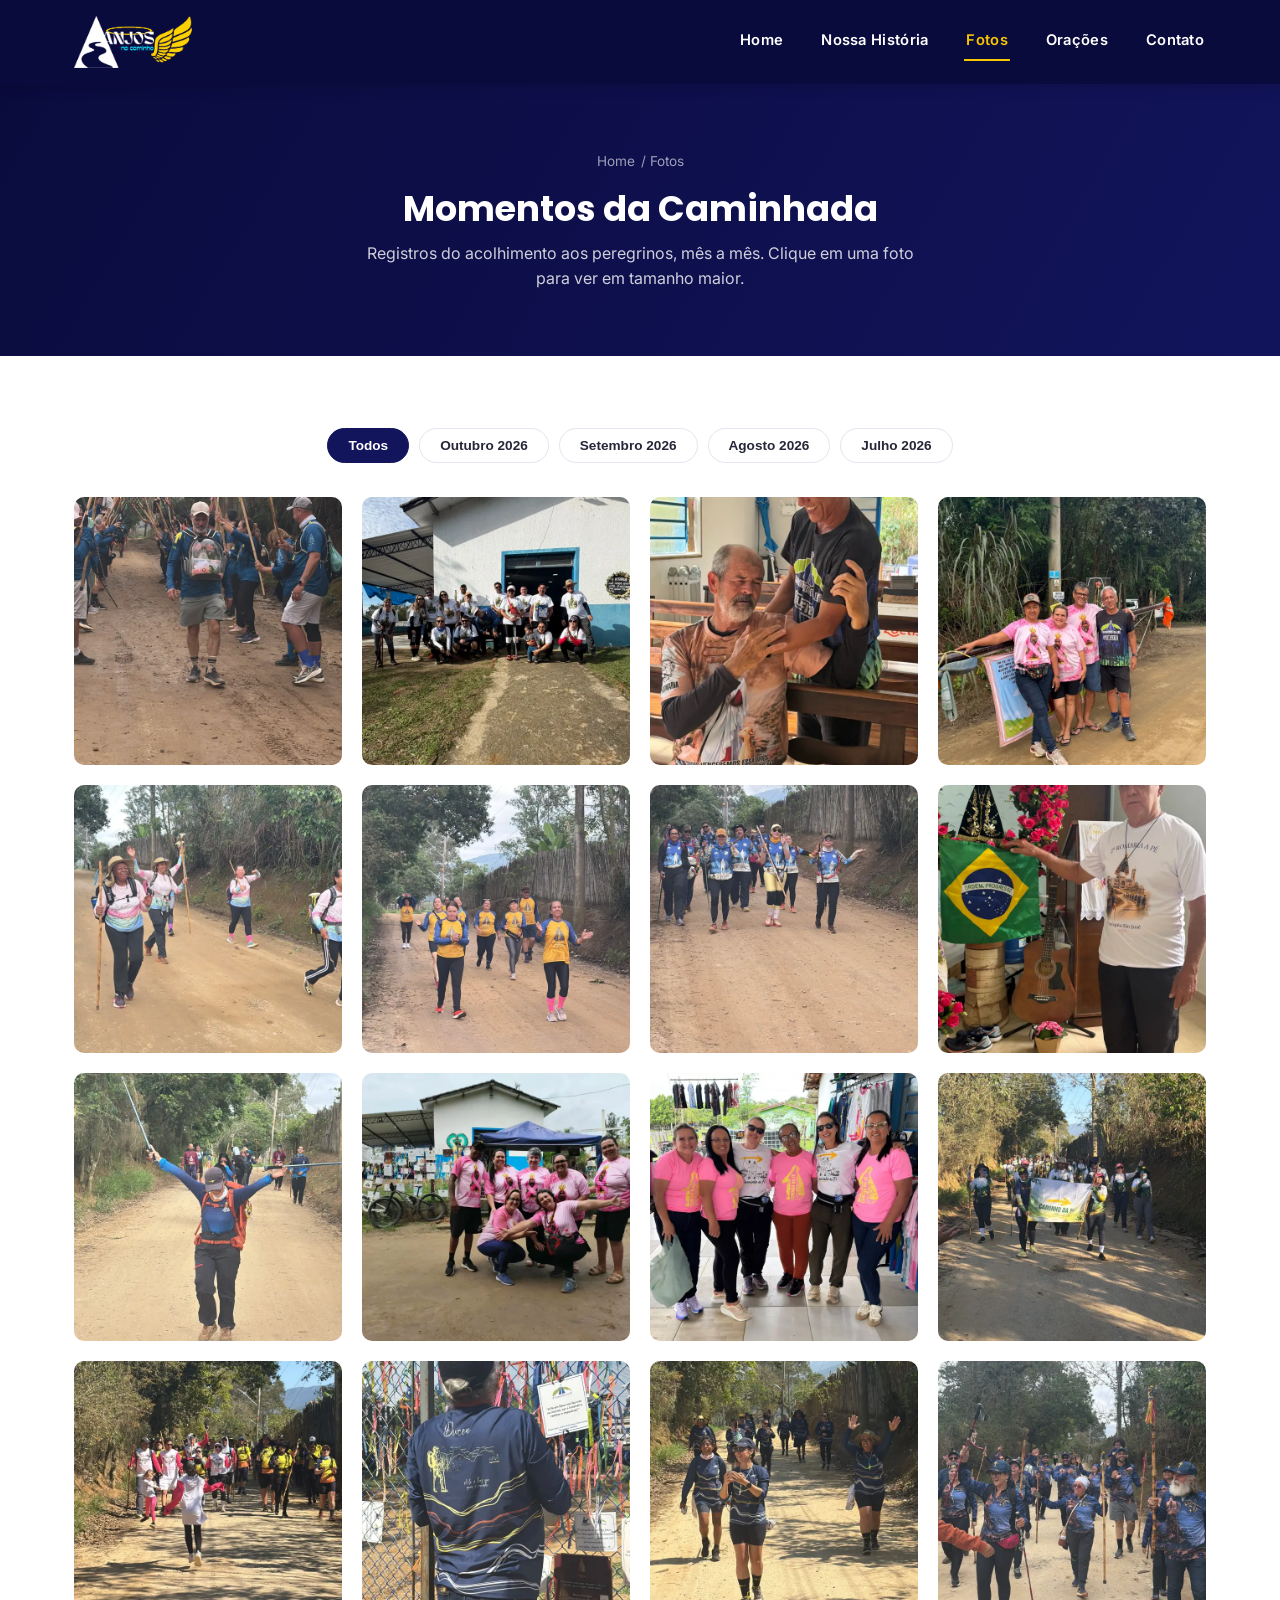
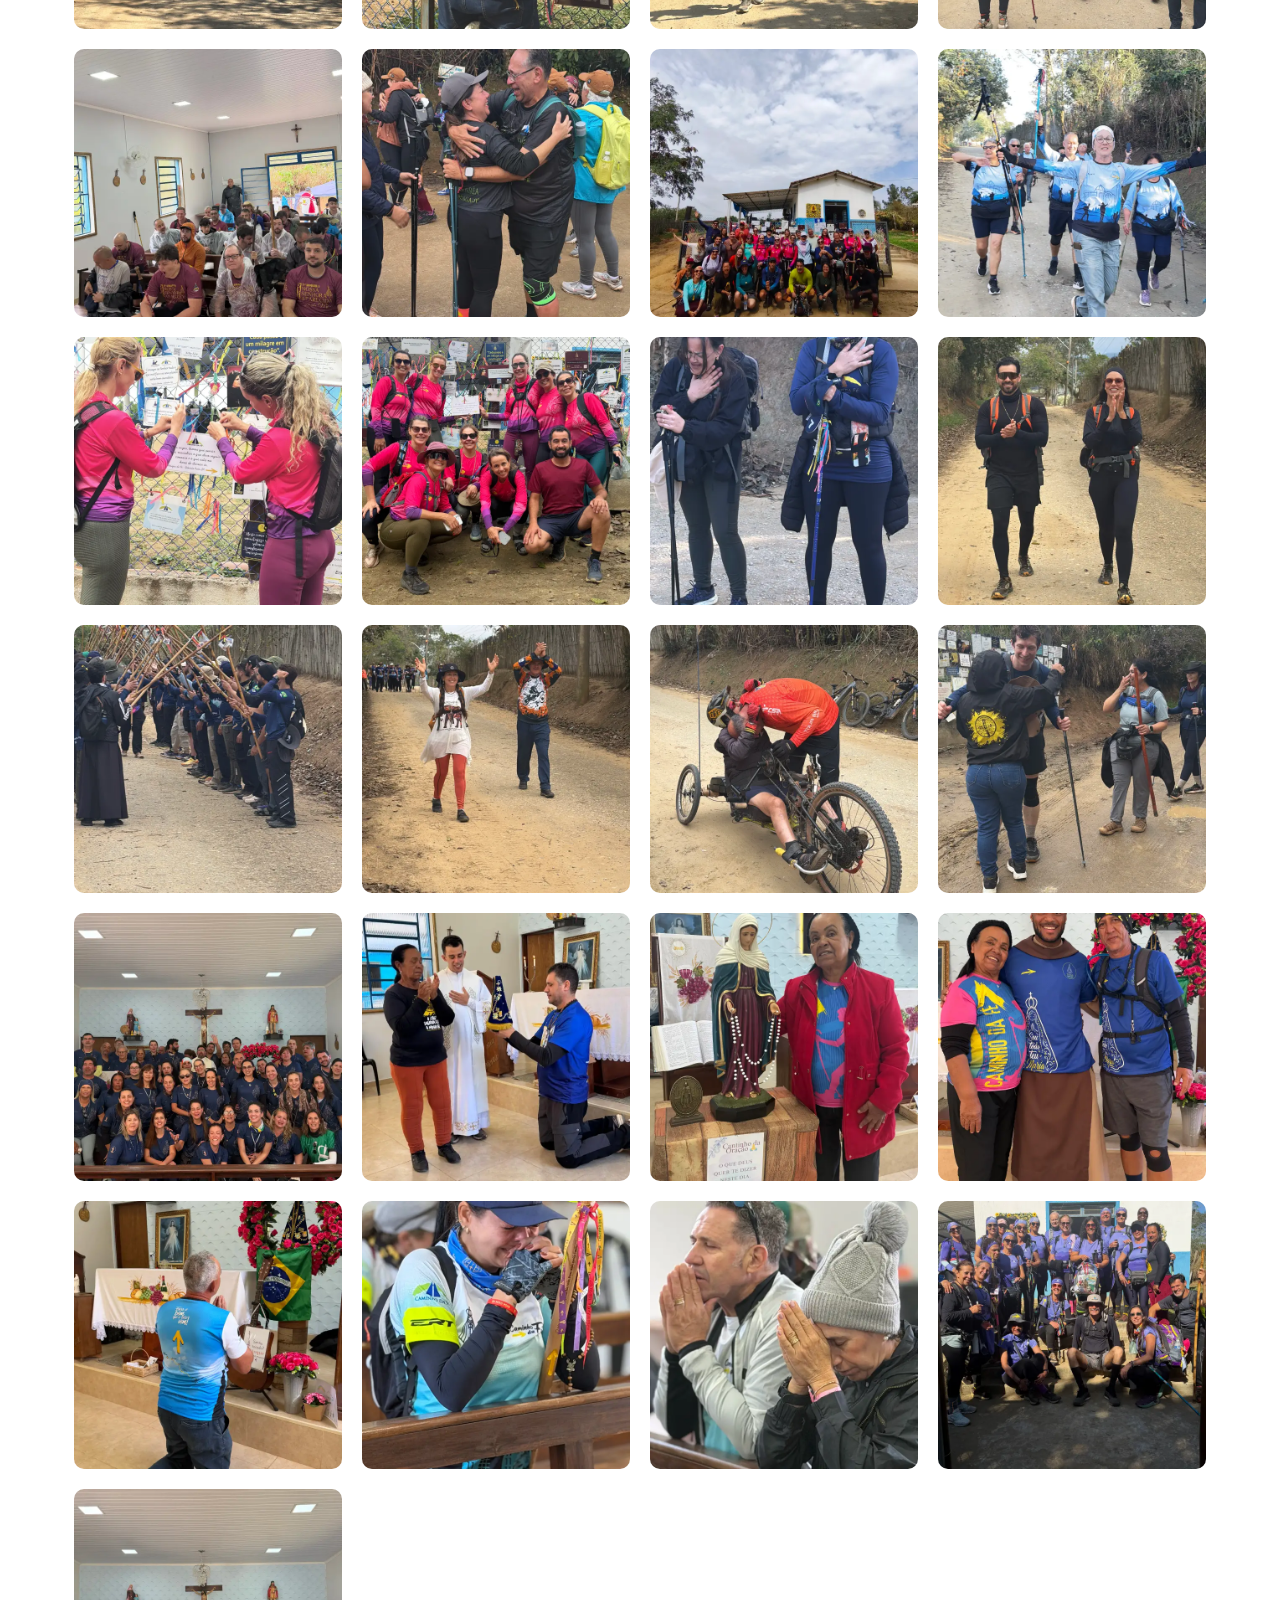
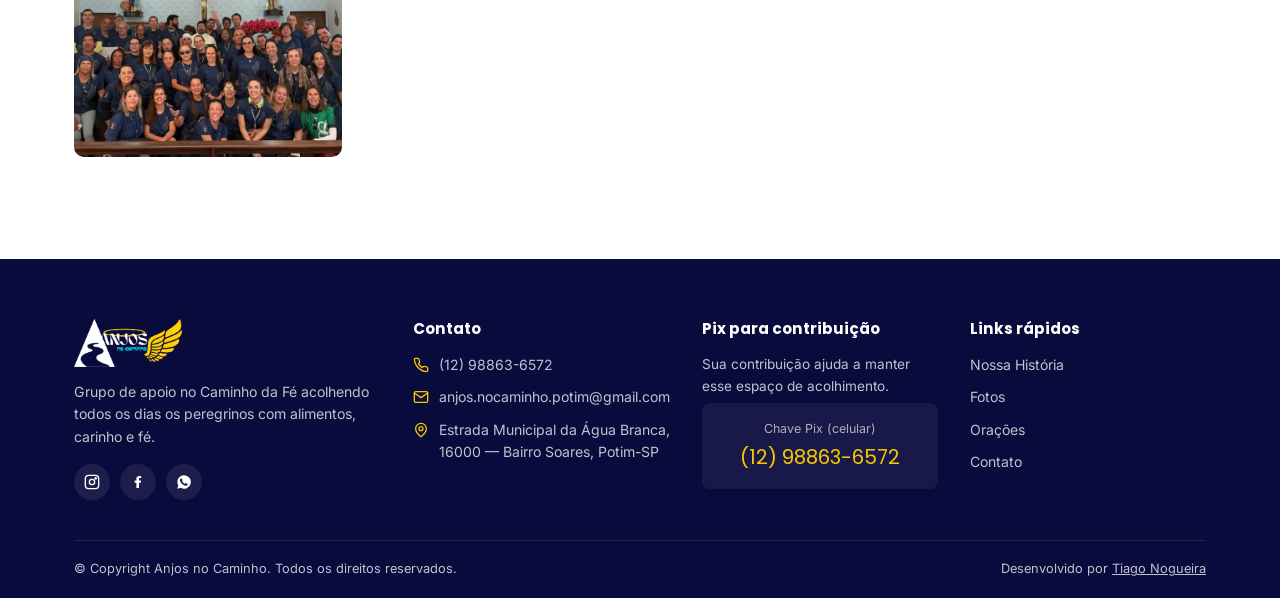
<file: fotos.html>
<!DOCTYPE html>
<html lang="pt-BR">
<head>
<meta charset="UTF-8">
<meta name="viewport" content="width=device-width, initial-scale=1.0">
<title>Fotos | Anjos no Caminho</title>
<meta name="description" content="Galeria de momentos do grupo Anjos no Caminho com os peregrinos do Caminho da Fé.">
<link rel="icon" href="images/logo-cor.png">
<link rel="preconnect" href="https://fonts.googleapis.com">
<link href="https://fonts.googleapis.com/css2?family=Inter:wght@400;500;600;700&family=Poppins:wght@600;700&display=swap" rel="stylesheet">
<link rel="stylesheet" href="css/style.css">
</head>
<body>

<header class="site-header">
  <div class="container">
    <a href="index.html" class="logo">
      <img src="images/logo-claro.png" alt="Anjos no Caminho">
    </a>
    <nav class="main-nav">
      <a href="index.html">Home</a>
      <a href="historia.html">Nossa História</a>
      <a href="fotos.html">Fotos</a>
      <a href="oracoes.html">Orações</a>
      <a href="contato.html">Contato</a>
    </nav>
    <button class="nav-toggle" aria-label="Abrir menu"><span></span><span></span><span></span></button>
  </div>
</header>

<section class="page-hero">
  <div class="container">
    <div class="breadcrumb"><a href="index.html">Home</a> / Fotos</div>
    <h1>Momentos da Caminhada</h1>
    <p>Registros do acolhimento aos peregrinos, mês a mês. Clique em uma foto para ver em tamanho maior.</p>
  </div>
</section>

<section>
  <div class="container">

    <div class="filter-bar" id="fotos-filtros"></div>

    <div class="photo-grid" id="fotos-grid"></div>

  </div>
</section>

<div class="lightbox">
  <button class="lightbox-close" aria-label="Fechar">
    <svg width="32" height="32" viewBox="0 0 24 24" fill="none" stroke="currentColor" stroke-width="2" stroke-linecap="round" stroke-linejoin="round"><path d="M18 6 6 18M6 6l12 12"/></svg>
  </button>
  <button class="lightbox-nav lightbox-prev" aria-label="Foto anterior">
    <svg viewBox="0 0 24 24" fill="none" stroke="currentColor" stroke-width="2" stroke-linecap="round" stroke-linejoin="round"><path d="m15 18-6-6 6-6"/></svg>
  </button>
  <div class="lightbox-box"><img alt=""><span class="lightbox-spinner"></span></div>
  <button class="lightbox-nav lightbox-next" aria-label="Próxima foto">
    <svg viewBox="0 0 24 24" fill="none" stroke="currentColor" stroke-width="2" stroke-linecap="round" stroke-linejoin="round"><path d="m9 18 6-6-6-6"/></svg>
  </button>
  <span class="lightbox-counter"></span>
</div>

<footer class="site-footer">
  <div class="container">
    <div class="footer-grid">
      <div class="footer-about">
        <img src="images/logo-claro.png" alt="Anjos no Caminho">
        <p>Grupo de apoio no Caminho da Fé acolhendo todos os dias os peregrinos com alimentos, carinho e fé.</p>
        <div class="social-icons">
          <a href="https://www.instagram.com/anjosnocaminho_potim_sp/" target="_blank" rel="noopener" aria-label="Instagram"><svg viewBox="0 0 24 24" fill="none" stroke="currentColor" stroke-width="2" stroke-linecap="round" stroke-linejoin="round"><rect x="2" y="2" width="20" height="20" rx="5"/><circle cx="12" cy="12" r="4"/><circle cx="17.5" cy="6.5" r="1"/></svg></a>
          <a href="https://www.facebook.com/profile.php?id=100094612785842" target="_blank" rel="noopener" aria-label="Facebook"><svg viewBox="0 0 24 24" fill="currentColor"><path d="M13.5 21v-8h2.7l.4-3.2h-3.1V7.7c0-.9.3-1.6 1.6-1.6h1.7V3.2C15.9 3.1 14.9 3 13.7 3c-2.4 0-4.1 1.5-4.1 4.2v2.6H7v3.2h2.6V21h3.9Z"/></svg></a>
          <a href="https://wa.me/5512988636572" target="_blank" rel="noopener" aria-label="WhatsApp"><svg viewBox="0 0 24 24" fill="currentColor"><path d="M12 2a10 10 0 0 0-8.6 15L2 22l5.2-1.4A10 10 0 1 0 12 2Zm5.6 14.3c-.2.7-1.4 1.3-2 1.4-.5.1-1.1.1-1.8-.1-.4-.1-1-.3-1.7-.6-3-1.3-4.9-4.3-5-4.5-.1-.2-1.2-1.6-1.2-3s.7-2.1 1-2.4c.3-.3.6-.4.8-.4h.6c.2 0 .4 0 .6.5l.8 2c.1.2.1.4 0 .6l-.4.5c-.1.2-.3.3-.1.6.2.3.8 1.3 1.7 2.1 1.1 1 2.1 1.4 2.4 1.5.3.1.5.1.6-.1l.6-.7c.2-.3.4-.2.6-.1l1.8.9c.2.1.4.2.4.4 0 .2 0 .9-.2 1.4Z"/></svg></a>
        </div>
      </div>
      <div class="footer-col">
        <h4>Contato</h4>
        <ul class="footer-contact">
          <li><svg viewBox="0 0 24 24" fill="none" stroke="currentColor" stroke-width="2" stroke-linecap="round" stroke-linejoin="round"><path d="M22 16.92v3a2 2 0 0 1-2.18 2 19.79 19.79 0 0 1-8.63-3.07 19.5 19.5 0 0 1-6-6 19.79 19.79 0 0 1-3.07-8.67A2 2 0 0 1 4.11 2h3a2 2 0 0 1 2 1.72c.127.96.362 1.903.7 2.81a2 2 0 0 1-.45 2.11L8.09 9.91a16 16 0 0 0 6 6l1.27-1.27a2 2 0 0 1 2.11-.45c.907.338 1.85.573 2.81.7A2 2 0 0 1 22 16.92z"/></svg><span><a href="tel:+5512988636572">(12) 98863-6572</a></span></li>
          <li><svg viewBox="0 0 24 24" fill="none" stroke="currentColor" stroke-width="2" stroke-linecap="round" stroke-linejoin="round"><path d="M4 4h16a2 2 0 0 1 2 2v12a2 2 0 0 1-2 2H4a2 2 0 0 1-2-2V6a2 2 0 0 1 2-2z"/><path d="m22 6-10 7L2 6"/></svg><span><a href="mailto:anjos.nocaminho.potim@gmail.com">anjos.nocaminho.potim@gmail.com</a></span></li>
          <li><svg viewBox="0 0 24 24" fill="none" stroke="currentColor" stroke-width="2" stroke-linecap="round" stroke-linejoin="round"><path d="M20 10c0 6-8 12-8 12s-8-6-8-12a8 8 0 0 1 16 0Z"/><circle cx="12" cy="10" r="3"/></svg><span>Estrada Municipal da Água Branca, 16000 — Bairro Soares, Potim-SP</span></li>
        </ul>
      </div>
      <div class="footer-col">
        <h4>Pix para contribuição</h4>
        <p style="font-size:.85rem;margin-bottom:6px;">Sua contribuição ajuda a manter esse espaço de acolhimento.</p>
        <div class="pix-box"><div class="pix-label">Chave Pix (celular)</div><div class="pix-number">(12) 98863-6572</div></div>
      </div>
      <div class="footer-col">
        <h4>Links rápidos</h4>
        <ul>
          <li><a href="historia.html">Nossa História</a></li>
          <li><a href="fotos.html">Fotos</a></li>
          <li><a href="oracoes.html">Orações</a></li>
          <li><a href="contato.html">Contato</a></li>
        </ul>
      </div>
    </div>
    <div class="footer-bottom">
      <span>&copy; Copyright Anjos no Caminho. Todos os direitos reservados.</span>
      <span>Desenvolvido por <a href="https://www.instagram.com/tiago.cnog/" target="_blank" rel="noopener">Tiago Nogueira</a></span>
    </div>
  </div>
</footer>

<script src="js/fotos-data.js"></script>
<script src="js/main.js"></script>
</body>
</html>
</file>
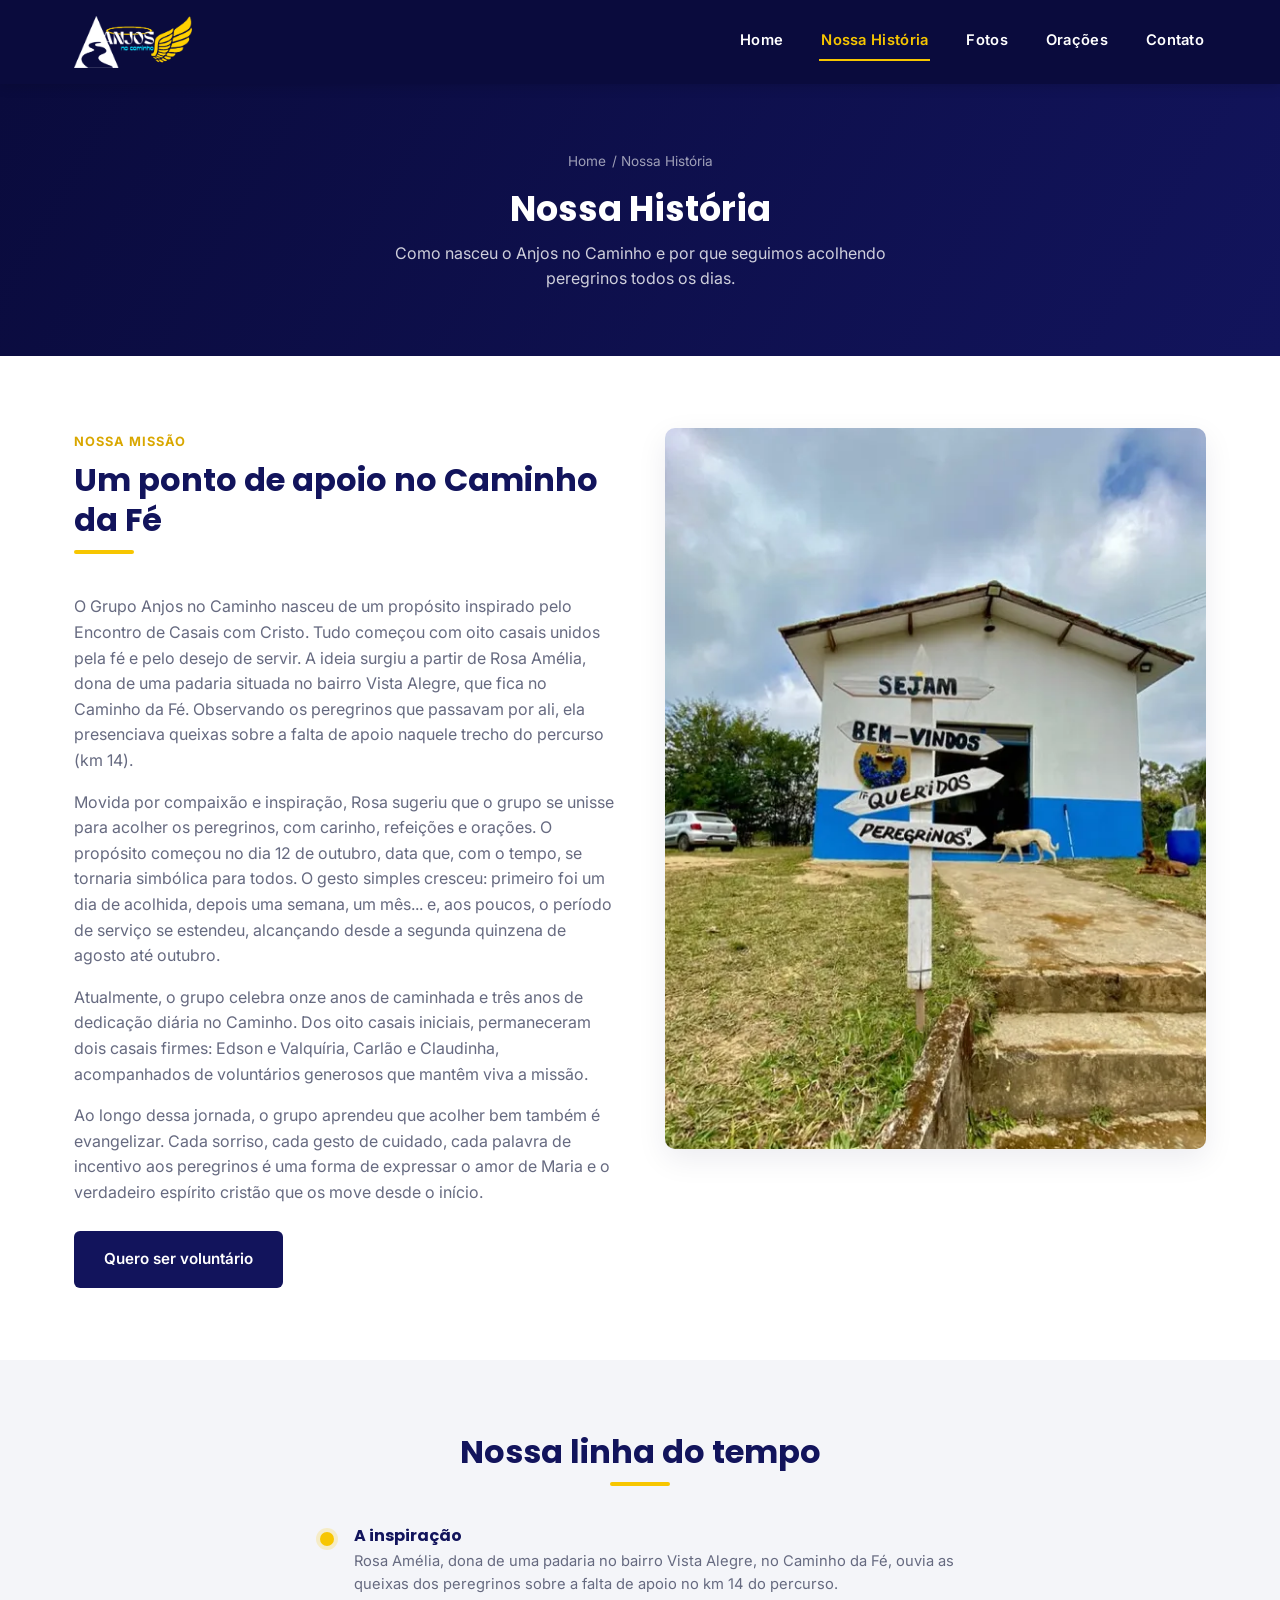
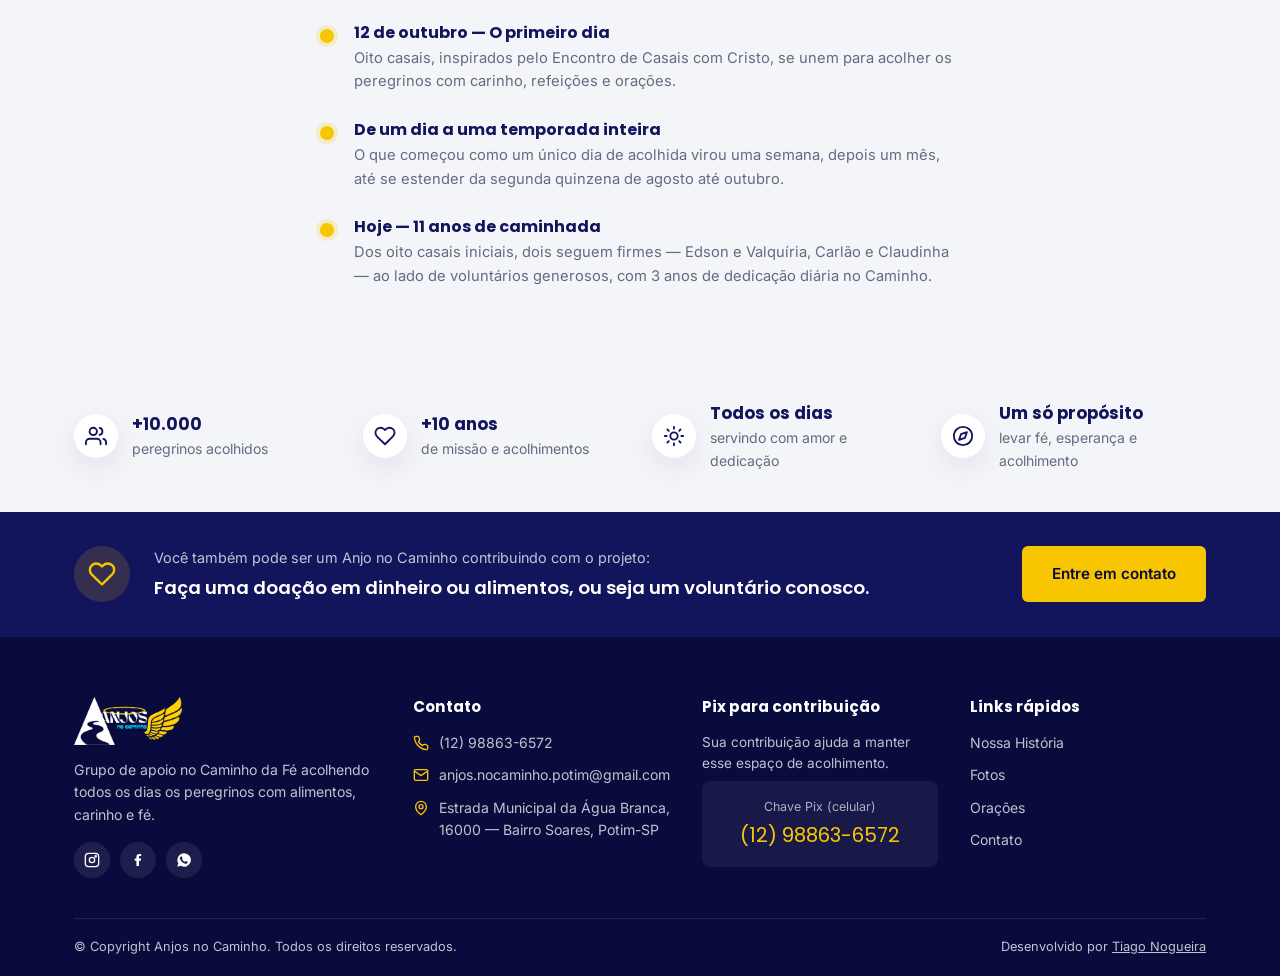
<file: historia.html>
<!DOCTYPE html>
<html lang="pt-BR">
<head>
<meta charset="UTF-8">
<meta name="viewport" content="width=device-width, initial-scale=1.0">
<title>Nossa História | Anjos no Caminho</title>
<meta name="description" content="Conheça a história do grupo Anjos no Caminho e sua missão de acolher peregrinos no Caminho da Fé.">
<link rel="icon" href="images/logo-cor.png">
<link rel="preconnect" href="https://fonts.googleapis.com">
<link href="https://fonts.googleapis.com/css2?family=Inter:wght@400;500;600;700&family=Poppins:wght@600;700&display=swap" rel="stylesheet">
<link rel="stylesheet" href="css/style.css">
</head>
<body>

<header class="site-header">
  <div class="container">
    <a href="index.html" class="logo">
      <img src="images/logo-claro.png" alt="Anjos no Caminho">
    </a>
    <nav class="main-nav">
      <a href="index.html">Home</a>
      <a href="historia.html">Nossa História</a>
      <a href="fotos.html">Fotos</a>
      <a href="oracoes.html">Orações</a>
      <a href="contato.html">Contato</a>
    </nav>
    <button class="nav-toggle" aria-label="Abrir menu"><span></span><span></span><span></span></button>
  </div>
</header>

<section class="page-hero">
  <div class="container">
    <div class="breadcrumb"><a href="index.html">Home</a> / Nossa História</div>
    <h1>Nossa História</h1>
    <p>Como nasceu o Anjos no Caminho e por que seguimos acolhendo peregrinos todos os dias.</p>
  </div>
</section>

<section>
  <div class="container">
    <div class="contact-layout">
      <div class="history-text">
        <div class="section-head left">
          <span class="eyebrow">Nossa missão</span>
          <h2>Um ponto de apoio no Caminho da Fé</h2>
          <div class="underline"></div>
        </div>
        <p>O Grupo Anjos no Caminho nasceu de um propósito inspirado pelo Encontro de Casais com Cristo. Tudo começou com oito casais unidos pela fé e pelo desejo de servir. A ideia surgiu a partir de Rosa Amélia, dona de uma padaria situada no bairro Vista Alegre, que fica no Caminho da Fé. Observando os peregrinos que passavam por ali, ela presenciava queixas sobre a falta de apoio naquele trecho do percurso (km 14).</p>
        <p>Movida por compaixão e inspiração, Rosa sugeriu que o grupo se unisse para acolher os peregrinos, com carinho, refeições e orações. O propósito começou no dia 12 de outubro, data que, com o tempo, se tornaria simbólica para todos. O gesto simples cresceu: primeiro foi um dia de acolhida, depois uma semana, um mês... e, aos poucos, o período de serviço se estendeu, alcançando desde a segunda quinzena de agosto até outubro.</p>
        <p>Atualmente, o grupo celebra onze anos de caminhada e três anos de dedicação diária no Caminho. Dos oito casais iniciais, permaneceram dois casais firmes: Edson e Valquíria, Carlão e Claudinha, acompanhados de voluntários generosos que mantêm viva a missão.</p>
        <p>Ao longo dessa jornada, o grupo aprendeu que acolher bem também é evangelizar. Cada sorriso, cada gesto de cuidado, cada palavra de incentivo aos peregrinos é uma forma de expressar o amor de Maria e o verdadeiro espírito cristão que os move desde o início.</p>
        <a href="contato.html" class="btn btn-navy" style="margin-top:10px;">Quero ser voluntário</a>
      </div>
      <img class="history-photo" src="images/anjos_historia.webp" alt="Placa de boas-vindas 'Sejam bem-vindos queridos peregrinos' no ponto de apoio Anjos no Caminho">
    </div>
  </div>
</section>

<section class="section-alt">
  <div class="container">
    <div class="section-head">
      <h2>Nossa linha do tempo</h2>
      <div class="underline"></div>
    </div>
    <div class="timeline" style="max-width:640px;margin-left:auto;margin-right:auto;">
      <div class="timeline-item">
        <span class="timeline-dot"></span>
        <div>
          <h4>A inspiração</h4>
          <p>Rosa Amélia, dona de uma padaria no bairro Vista Alegre, no Caminho da Fé, ouvia as queixas dos peregrinos sobre a falta de apoio no km 14 do percurso.</p>
        </div>
      </div>
      <div class="timeline-item">
        <span class="timeline-dot"></span>
        <div>
          <h4>12 de outubro — O primeiro dia</h4>
          <p>Oito casais, inspirados pelo Encontro de Casais com Cristo, se unem para acolher os peregrinos com carinho, refeições e orações.</p>
        </div>
      </div>
      <div class="timeline-item">
        <span class="timeline-dot"></span>
        <div>
          <h4>De um dia a uma temporada inteira</h4>
          <p>O que começou como um único dia de acolhida virou uma semana, depois um mês, até se estender da segunda quinzena de agosto até outubro.</p>
        </div>
      </div>
      <div class="timeline-item">
        <span class="timeline-dot"></span>
        <div>
          <h4>Hoje — 11 anos de caminhada</h4>
          <p>Dos oito casais iniciais, dois seguem firmes — Edson e Valquíria, Carlão e Claudinha — ao lado de voluntários generosos, com 3 anos de dedicação diária no Caminho.</p>
        </div>
      </div>
    </div>
  </div>
</section>

<div class="stats-bar">
  <div class="container stats-grid">
    <div class="stat-item">
      <span class="stat-icon">
        <svg viewBox="0 0 24 24" fill="none" stroke="currentColor" stroke-width="2" stroke-linecap="round" stroke-linejoin="round"><path d="M17 21v-2a4 4 0 0 0-4-4H5a4 4 0 0 0-4 4v2"/><circle cx="9" cy="7" r="4"/><path d="M23 21v-2a4 4 0 0 0-3-3.87"/><path d="M16 3.13a4 4 0 0 1 0 7.75"/></svg>
      </span>
      <span><strong>+10.000</strong>peregrinos acolhidos</span>
    </div>
    <div class="stat-item">
      <span class="stat-icon">
        <svg viewBox="0 0 24 24" fill="none" stroke="currentColor" stroke-width="2" stroke-linecap="round" stroke-linejoin="round"><path d="M20.8 4.6a5.5 5.5 0 0 0-7.8 0L12 5.6l-1-1a5.5 5.5 0 0 0-7.8 7.8l1 1L12 21l7.8-7.8 1-1a5.5 5.5 0 0 0 0-7.8Z"/></svg>
      </span>
      <span><strong>+10 anos</strong>de missão e acolhimentos</span>
    </div>
    <div class="stat-item">
      <span class="stat-icon">
        <svg viewBox="0 0 24 24" fill="none" stroke="currentColor" stroke-width="2" stroke-linecap="round" stroke-linejoin="round"><circle cx="12" cy="12" r="4"/><path d="M12 2v2M12 20v2M4.9 4.9l1.4 1.4M17.7 17.7l1.4 1.4M2 12h2M20 12h2M4.9 19.1l1.4-1.4M17.7 6.3l1.4-1.4"/></svg>
      </span>
      <span><strong>Todos os dias</strong>servindo com amor e dedicação</span>
    </div>
    <div class="stat-item">
      <span class="stat-icon">
        <svg viewBox="0 0 24 24" fill="none" stroke="currentColor" stroke-width="2" stroke-linecap="round" stroke-linejoin="round"><circle cx="12" cy="12" r="10"/><polygon points="16.24 7.76 14.12 14.12 7.76 16.24 9.88 9.88 16.24 7.76"/></svg>
      </span>
      <span><strong>Um só propósito</strong>levar fé, esperança e acolhimento</span>
    </div>
  </div>
</div>

<div class="donate-banner">
  <div class="container">
    <span class="donate-icon">
      <svg viewBox="0 0 24 24" fill="none" stroke="currentColor" stroke-width="2" stroke-linecap="round" stroke-linejoin="round"><path d="M20.8 4.6a5.5 5.5 0 0 0-7.8 0L12 5.6l-1-1a5.5 5.5 0 0 0-7.8 7.8l1 1L12 21l7.8-7.8 1-1a5.5 5.5 0 0 0 0-7.8Z"/></svg>
    </span>
    <div class="donate-text">
      <p>Você também pode ser um Anjo no Caminho contribuindo com o projeto:</p>
      <strong>Faça uma doação em dinheiro ou alimentos, ou seja um voluntário conosco.</strong>
    </div>
    <a href="contato.html" class="btn btn-gold">Entre em contato</a>
  </div>
</div>

<footer class="site-footer">
  <div class="container">
    <div class="footer-grid">
      <div class="footer-about">
        <img src="images/logo-claro.png" alt="Anjos no Caminho">
        <p>Grupo de apoio no Caminho da Fé acolhendo todos os dias os peregrinos com alimentos, carinho e fé.</p>
        <div class="social-icons">
          <a href="https://www.instagram.com/anjosnocaminho_potim_sp/" target="_blank" rel="noopener" aria-label="Instagram"><svg viewBox="0 0 24 24" fill="none" stroke="currentColor" stroke-width="2" stroke-linecap="round" stroke-linejoin="round"><rect x="2" y="2" width="20" height="20" rx="5"/><circle cx="12" cy="12" r="4"/><circle cx="17.5" cy="6.5" r="1"/></svg></a>
          <a href="https://www.facebook.com/profile.php?id=100094612785842" target="_blank" rel="noopener" aria-label="Facebook"><svg viewBox="0 0 24 24" fill="currentColor"><path d="M13.5 21v-8h2.7l.4-3.2h-3.1V7.7c0-.9.3-1.6 1.6-1.6h1.7V3.2C15.9 3.1 14.9 3 13.7 3c-2.4 0-4.1 1.5-4.1 4.2v2.6H7v3.2h2.6V21h3.9Z"/></svg></a>
          <a href="https://wa.me/5512988636572" target="_blank" rel="noopener" aria-label="WhatsApp"><svg viewBox="0 0 24 24" fill="currentColor"><path d="M12 2a10 10 0 0 0-8.6 15L2 22l5.2-1.4A10 10 0 1 0 12 2Zm5.6 14.3c-.2.7-1.4 1.3-2 1.4-.5.1-1.1.1-1.8-.1-.4-.1-1-.3-1.7-.6-3-1.3-4.9-4.3-5-4.5-.1-.2-1.2-1.6-1.2-3s.7-2.1 1-2.4c.3-.3.6-.4.8-.4h.6c.2 0 .4 0 .6.5l.8 2c.1.2.1.4 0 .6l-.4.5c-.1.2-.3.3-.1.6.2.3.8 1.3 1.7 2.1 1.1 1 2.1 1.4 2.4 1.5.3.1.5.1.6-.1l.6-.7c.2-.3.4-.2.6-.1l1.8.9c.2.1.4.2.4.4 0 .2 0 .9-.2 1.4Z"/></svg></a>
        </div>
      </div>
      <div class="footer-col">
        <h4>Contato</h4>
        <ul class="footer-contact">
          <li><svg viewBox="0 0 24 24" fill="none" stroke="currentColor" stroke-width="2" stroke-linecap="round" stroke-linejoin="round"><path d="M22 16.92v3a2 2 0 0 1-2.18 2 19.79 19.79 0 0 1-8.63-3.07 19.5 19.5 0 0 1-6-6 19.79 19.79 0 0 1-3.07-8.67A2 2 0 0 1 4.11 2h3a2 2 0 0 1 2 1.72c.127.96.362 1.903.7 2.81a2 2 0 0 1-.45 2.11L8.09 9.91a16 16 0 0 0 6 6l1.27-1.27a2 2 0 0 1 2.11-.45c.907.338 1.85.573 2.81.7A2 2 0 0 1 22 16.92z"/></svg><span><a href="tel:+5512988636572">(12) 98863-6572</a></span></li>
          <li><svg viewBox="0 0 24 24" fill="none" stroke="currentColor" stroke-width="2" stroke-linecap="round" stroke-linejoin="round"><path d="M4 4h16a2 2 0 0 1 2 2v12a2 2 0 0 1-2 2H4a2 2 0 0 1-2-2V6a2 2 0 0 1 2-2z"/><path d="m22 6-10 7L2 6"/></svg><span><a href="mailto:anjos.nocaminho.potim@gmail.com">anjos.nocaminho.potim@gmail.com</a></span></li>
          <li><svg viewBox="0 0 24 24" fill="none" stroke="currentColor" stroke-width="2" stroke-linecap="round" stroke-linejoin="round"><path d="M20 10c0 6-8 12-8 12s-8-6-8-12a8 8 0 0 1 16 0Z"/><circle cx="12" cy="10" r="3"/></svg><span>Estrada Municipal da Água Branca, 16000 — Bairro Soares, Potim-SP</span></li>
        </ul>
      </div>
      <div class="footer-col">
        <h4>Pix para contribuição</h4>
        <p style="font-size:.85rem;margin-bottom:6px;">Sua contribuição ajuda a manter esse espaço de acolhimento.</p>
        <div class="pix-box"><div class="pix-label">Chave Pix (celular)</div><div class="pix-number">(12) 98863-6572</div></div>
      </div>
      <div class="footer-col">
        <h4>Links rápidos</h4>
        <ul>
          <li><a href="historia.html">Nossa História</a></li>
          <li><a href="fotos.html">Fotos</a></li>
          <li><a href="oracoes.html">Orações</a></li>
          <li><a href="contato.html">Contato</a></li>
        </ul>
      </div>
    </div>
    <div class="footer-bottom">
      <span>&copy; Copyright Anjos no Caminho. Todos os direitos reservados.</span>
      <span>Desenvolvido por <a href="https://www.instagram.com/tiago.cnog/" target="_blank" rel="noopener">Tiago Nogueira</a></span>
    </div>
  </div>
</footer>

<script src="js/main.js"></script>
</body>
</html>
</file>
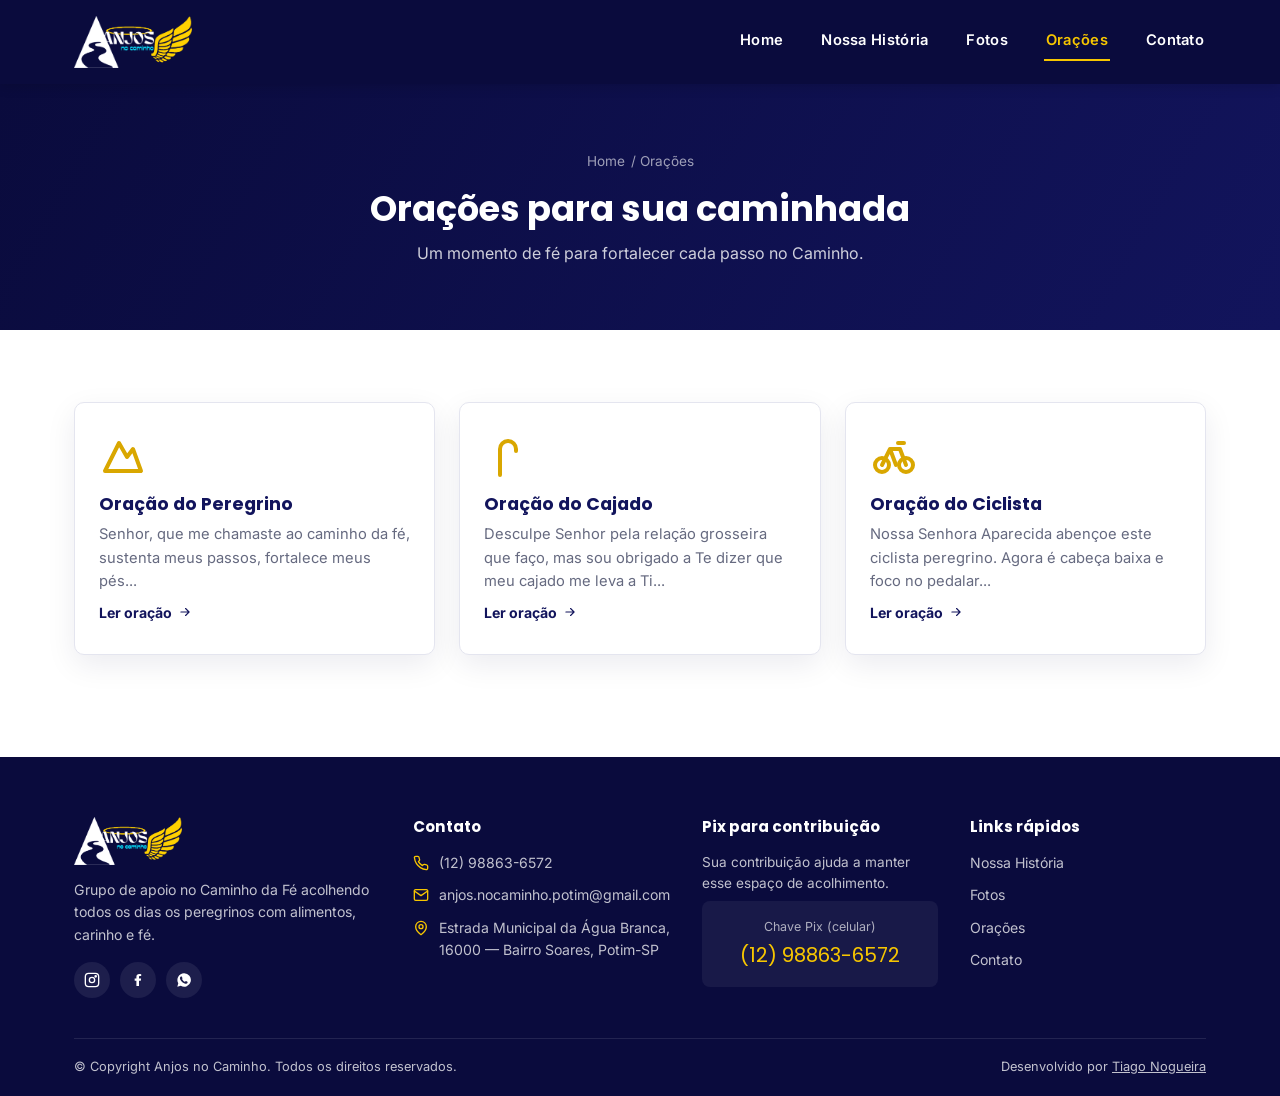
<file: oracoes.html>
<!DOCTYPE html>
<html lang="pt-BR">
<head>
<meta charset="UTF-8">
<meta name="viewport" content="width=device-width, initial-scale=1.0">
<title>Orações | Anjos no Caminho</title>
<meta name="description" content="Orações para sua caminhada, oferecidas pelo grupo Anjos no Caminho.">
<link rel="icon" href="images/logo-cor.png">
<link rel="preconnect" href="https://fonts.googleapis.com">
<link href="https://fonts.googleapis.com/css2?family=Inter:wght@400;500;600;700&family=Poppins:wght@600;700&display=swap" rel="stylesheet">
<link rel="stylesheet" href="css/style.css">
</head>
<body>

<header class="site-header">
  <div class="container">
    <a href="index.html" class="logo">
      <img src="images/logo-claro.png" alt="Anjos no Caminho">
    </a>
    <nav class="main-nav">
      <a href="index.html">Home</a>
      <a href="historia.html">Nossa História</a>
      <a href="fotos.html">Fotos</a>
      <a href="oracoes.html">Orações</a>
      <a href="contato.html">Contato</a>
    </nav>
    <button class="nav-toggle" aria-label="Abrir menu"><span></span><span></span><span></span></button>
  </div>
</header>

<section class="page-hero">
  <div class="container">
    <div class="breadcrumb"><a href="index.html">Home</a> / Orações</div>
    <h1>Orações para sua caminhada</h1>
    <p>Um momento de fé para fortalecer cada passo no Caminho.</p>
  </div>
</section>

<section>
  <div class="container">
    <div class="card-grid">

      <div class="prayer-card">
        <span class="prayer-icon"><svg viewBox="0 0 24 24" fill="none" stroke="currentColor" stroke-width="2" stroke-linecap="round" stroke-linejoin="round"><path d="M3 20 10 6l4 7 3-4 4 11H3Z"/></svg></span>
        <h3>Oração do Peregrino</h3>
        <p>Senhor, que me chamaste ao caminho da fé, sustenta meus passos, fortalece meus pés...</p>
        <button type="button" class="prayer-toggle"><span>Ler oração</span>
          <svg viewBox="0 0 24 24" fill="none" stroke="currentColor" stroke-width="2" stroke-linecap="round" stroke-linejoin="round"><path d="M5 12h14M13 6l6 6-6 6"/></svg>
        </button>
        <div class="prayer-full">Senhor, que me chamaste ao caminho da fé, sustenta meus passos, fortalece meus pés, purifica meu coração. Que cada passo seja oração, que cada paisagem revele Tua beleza, que cada encontro me aproxime de Ti. Sob o olhar de Maria, guia-me com ternura. Até Te encontrar no silêncio do santuário e no altar do meu próprio coração.</div>
      </div>

      <div class="prayer-card">
        <span class="prayer-icon"><svg viewBox="0 0 24 24" fill="none" stroke="currentColor" stroke-width="2" stroke-linecap="round" stroke-linejoin="round"><path d="M8 22V9a4 4 0 1 1 8 0v1"/></svg></span>
        <h3>Oração do Cajado</h3>
        <p>Desculpe Senhor pela relação grosseira que faço, mas sou obrigado a Te dizer que meu cajado me leva a Ti...</p>
        <button type="button" class="prayer-toggle"><span>Ler oração</span>
          <svg viewBox="0 0 24 24" fill="none" stroke="currentColor" stroke-width="2" stroke-linecap="round" stroke-linejoin="round"><path d="M5 12h14M13 6l6 6-6 6"/></svg>
        </button>
        <div class="prayer-full">Desculpe Senhor pela relação grosseira que faço, mas sou obrigado a Te dizer que meu cajado me leva a Ti. Sei que é ousadia, mas a rusticidade daquele cabo de enxada me fez meditar... O cajado acompanha o peregrino do início ao fim de sua peregrinação, assim como o Senhor o acompanha na vida. Nos momentos de cansaço, o peregrino se apoia no cajado para descansar... Quando tudo está fácil, o cajado é carregado na mão, quase esquecido, assim como muitas vezes o Senhor é esquecido na vida. Há o temor de esquecer o cajado em algum lugar, assim como há o medo de esquecer o Senhor. Obrigado, Senhor, por ser o eterno cajado na minha vida.</div>
      </div>

      <div class="prayer-card">
        <span class="prayer-icon"><svg viewBox="0 0 24 24" fill="none" stroke="currentColor" stroke-width="2" stroke-linecap="round" stroke-linejoin="round"><circle cx="6" cy="17" r="3.5"/><circle cx="18" cy="17" r="3.5"/><path d="M6 17l4-8h5l3 8M10 9l3 8M14 6h3"/></svg></span>
        <h3>Oração do Ciclista</h3>
        <p>Nossa Senhora Aparecida abençoe este ciclista peregrino. Agora é cabeça baixa e foco no pedalar...</p>
        <button type="button" class="prayer-toggle"><span>Ler oração</span>
          <svg viewBox="0 0 24 24" fill="none" stroke="currentColor" stroke-width="2" stroke-linecap="round" stroke-linejoin="round"><path d="M5 12h14M13 6l6 6-6 6"/></svg>
        </button>
        <div class="prayer-full">Nossa Senhora Aparecida abençoe este ciclista peregrino. Agora é cabeça baixa e foco no pedalar. Abençoe a trilha sonora dos pássaros e as paisagens deslumbrantes deste percurso! Estarei em prece e oração. E se a estrada ficar estreita, esburacada, lameada, não me deixe faltar perseverança. Abençoe os freios, câmbio e pneus desta minha humilde bicicleta. E que os bons ventos das montanhas possam estar presentes neste percurso aliviando mesmo que por um minuto qualquer desgaste da força invencível do sol.</div>
      </div>

    </div>
  </div>
</section>

<footer class="site-footer">
  <div class="container">
    <div class="footer-grid">
      <div class="footer-about">
        <img src="images/logo-claro.png" alt="Anjos no Caminho">
        <p>Grupo de apoio no Caminho da Fé acolhendo todos os dias os peregrinos com alimentos, carinho e fé.</p>
        <div class="social-icons">
          <a href="https://www.instagram.com/anjosnocaminho_potim_sp/" target="_blank" rel="noopener" aria-label="Instagram"><svg viewBox="0 0 24 24" fill="none" stroke="currentColor" stroke-width="2" stroke-linecap="round" stroke-linejoin="round"><rect x="2" y="2" width="20" height="20" rx="5"/><circle cx="12" cy="12" r="4"/><circle cx="17.5" cy="6.5" r="1"/></svg></a>
          <a href="https://www.facebook.com/profile.php?id=100094612785842" target="_blank" rel="noopener" aria-label="Facebook"><svg viewBox="0 0 24 24" fill="currentColor"><path d="M13.5 21v-8h2.7l.4-3.2h-3.1V7.7c0-.9.3-1.6 1.6-1.6h1.7V3.2C15.9 3.1 14.9 3 13.7 3c-2.4 0-4.1 1.5-4.1 4.2v2.6H7v3.2h2.6V21h3.9Z"/></svg></a>
          <a href="https://wa.me/5512988636572" target="_blank" rel="noopener" aria-label="WhatsApp"><svg viewBox="0 0 24 24" fill="currentColor"><path d="M12 2a10 10 0 0 0-8.6 15L2 22l5.2-1.4A10 10 0 1 0 12 2Zm5.6 14.3c-.2.7-1.4 1.3-2 1.4-.5.1-1.1.1-1.8-.1-.4-.1-1-.3-1.7-.6-3-1.3-4.9-4.3-5-4.5-.1-.2-1.2-1.6-1.2-3s.7-2.1 1-2.4c.3-.3.6-.4.8-.4h.6c.2 0 .4 0 .6.5l.8 2c.1.2.1.4 0 .6l-.4.5c-.1.2-.3.3-.1.6.2.3.8 1.3 1.7 2.1 1.1 1 2.1 1.4 2.4 1.5.3.1.5.1.6-.1l.6-.7c.2-.3.4-.2.6-.1l1.8.9c.2.1.4.2.4.4 0 .2 0 .9-.2 1.4Z"/></svg></a>
        </div>
      </div>
      <div class="footer-col">
        <h4>Contato</h4>
        <ul class="footer-contact">
          <li><svg viewBox="0 0 24 24" fill="none" stroke="currentColor" stroke-width="2" stroke-linecap="round" stroke-linejoin="round"><path d="M22 16.92v3a2 2 0 0 1-2.18 2 19.79 19.79 0 0 1-8.63-3.07 19.5 19.5 0 0 1-6-6 19.79 19.79 0 0 1-3.07-8.67A2 2 0 0 1 4.11 2h3a2 2 0 0 1 2 1.72c.127.96.362 1.903.7 2.81a2 2 0 0 1-.45 2.11L8.09 9.91a16 16 0 0 0 6 6l1.27-1.27a2 2 0 0 1 2.11-.45c.907.338 1.85.573 2.81.7A2 2 0 0 1 22 16.92z"/></svg><span><a href="tel:+5512988636572">(12) 98863-6572</a></span></li>
          <li><svg viewBox="0 0 24 24" fill="none" stroke="currentColor" stroke-width="2" stroke-linecap="round" stroke-linejoin="round"><path d="M4 4h16a2 2 0 0 1 2 2v12a2 2 0 0 1-2 2H4a2 2 0 0 1-2-2V6a2 2 0 0 1 2-2z"/><path d="m22 6-10 7L2 6"/></svg><span><a href="mailto:anjos.nocaminho.potim@gmail.com">anjos.nocaminho.potim@gmail.com</a></span></li>
          <li><svg viewBox="0 0 24 24" fill="none" stroke="currentColor" stroke-width="2" stroke-linecap="round" stroke-linejoin="round"><path d="M20 10c0 6-8 12-8 12s-8-6-8-12a8 8 0 0 1 16 0Z"/><circle cx="12" cy="10" r="3"/></svg><span>Estrada Municipal da Água Branca, 16000 — Bairro Soares, Potim-SP</span></li>
        </ul>
      </div>
      <div class="footer-col">
        <h4>Pix para contribuição</h4>
        <p style="font-size:.85rem;margin-bottom:6px;">Sua contribuição ajuda a manter esse espaço de acolhimento.</p>
        <div class="pix-box"><div class="pix-label">Chave Pix (celular)</div><div class="pix-number">(12) 98863-6572</div></div>
      </div>
      <div class="footer-col">
        <h4>Links rápidos</h4>
        <ul>
          <li><a href="historia.html">Nossa História</a></li>
          <li><a href="fotos.html">Fotos</a></li>
          <li><a href="oracoes.html">Orações</a></li>
          <li><a href="contato.html">Contato</a></li>
        </ul>
      </div>
    </div>
    <div class="footer-bottom">
      <span>&copy; Copyright Anjos no Caminho. Todos os direitos reservados.</span>
      <span>Desenvolvido por <a href="https://www.instagram.com/tiago.cnog/" target="_blank" rel="noopener">Tiago Nogueira</a></span>
    </div>
  </div>
</footer>

<script src="js/main.js"></script>
</body>
</html>
</file>
<file: css/style.css>
/* =========================================================
   Anjos no Caminho — folha de estilo principal
   ========================================================= */

:root {
  --navy-deep: #0a0b3d;
  --navy: #12145c;
  --navy-light: #1d2080;
  --gold: #f7c600;
  --gold-dark: #d9a700;
  --bg-light: #f4f5f9;
  --white: #ffffff;
  --text: #262738;
  --text-light: #666a80;
  --border: #e4e5ef;

  --font-heading: 'Poppins', 'Segoe UI', sans-serif;
  --font-body: 'Inter', 'Segoe UI', sans-serif;

  --container: 1180px;
  --radius: 10px;
  --shadow: 0 10px 30px rgba(10, 11, 61, 0.08);
}

* {
  box-sizing: border-box;
  margin: 0;
  padding: 0;
}

html {
  scroll-behavior: smooth;
}

body {
  font-family: var(--font-body);
  color: var(--text);
  background: var(--white);
  line-height: 1.6;
  overflow-x: hidden;
}

img {
  max-width: 100%;
  display: block;
}

a {
  text-decoration: none;
  color: inherit;
}

ul {
  list-style: none;
}

h1, h2, h3, h4 {
  font-family: var(--font-heading);
  line-height: 1.25;
  color: var(--navy);
}

.container {
  width: 100%;
  max-width: var(--container);
  margin: 0 auto;
  padding: 0 24px;
}

section {
  padding: 72px 0;
}

.section-alt {
  background: var(--bg-light);
}

.section-head {
  text-align: center;
  margin-bottom: 40px;
}

.section-head h2 {
  font-size: 2rem;
  margin-bottom: 10px;
}

.section-head .underline {
  width: 60px;
  height: 4px;
  background: var(--gold);
  border-radius: 2px;
  margin: 0 auto;
}

.section-head.left {
  text-align: left;
}

.section-head.left .underline {
  margin: 0;
}

.eyebrow {
  display: inline-block;
  color: var(--gold-dark);
  font-weight: 700;
  letter-spacing: 0.08em;
  text-transform: uppercase;
  font-size: 0.8rem;
  margin-bottom: 8px;
}

/* ---------- Botões ---------- */
.btn {
  display: inline-flex;
  align-items: center;
  justify-content: center;
  gap: 8px;
  padding: 14px 28px;
  border-radius: 6px;
  font-weight: 600;
  font-size: 0.95rem;
  cursor: pointer;
  border: 2px solid transparent;
  transition: transform 0.15s ease, box-shadow 0.15s ease, background 0.15s ease, color 0.15s ease;
  white-space: nowrap;
}

.btn:hover {
  transform: translateY(-2px);
}

.btn-gold {
  background: var(--gold);
  color: var(--navy-deep);
}

.btn-gold:hover {
  background: var(--gold-dark);
  box-shadow: 0 8px 20px rgba(247, 198, 0, 0.35);
}

.btn-outline {
  background: transparent;
  border-color: var(--white);
  color: var(--white);
}

.btn-outline:hover {
  background: var(--white);
  color: var(--navy);
}

.btn-navy {
  background: var(--navy);
  color: var(--white);
}

.btn-navy:hover {
  background: var(--navy-light);
  box-shadow: 0 8px 20px rgba(18, 20, 92, 0.3);
}

.btn-block {
  width: 100%;
}

/* ---------- Header ---------- */
.site-header {
  background: var(--navy-deep);
  position: sticky;
  top: 0;
  z-index: 100;
  box-shadow: 0 2px 12px rgba(0, 0, 0, 0.15);
}

.site-header .container {
  display: flex;
  align-items: center;
  justify-content: space-between;
  height: 84px;
}

.logo {
  display: flex;
  align-items: center;
  gap: 10px;
}

.logo img {
  height: 52px;
  width: auto;
}

.main-nav {
  display: flex;
  align-items: center;
  gap: 34px;
}

.main-nav a {
  color: var(--white);
  font-weight: 600;
  font-size: 0.92rem;
  letter-spacing: 0.02em;
  padding: 6px 2px;
  border-bottom: 2px solid transparent;
  transition: color 0.15s ease, border-color 0.15s ease;
}

.main-nav a:hover,
.main-nav a.active {
  color: var(--gold);
  border-color: var(--gold);
}

.nav-toggle {
  display: none;
  flex-direction: column;
  gap: 5px;
  background: none;
  border: none;
  cursor: pointer;
  padding: 6px;
}

.nav-toggle span {
  width: 26px;
  height: 3px;
  background: var(--white);
  border-radius: 2px;
}

/* ---------- Hero (home) ---------- */
.hero {
  background:
    linear-gradient(120deg, rgba(10, 11, 61, 0.92) 10%, rgba(18, 20, 92, 0.8) 55%, rgba(90, 70, 10, 0.55) 100%),
    url('../images/banner_inicio.webp');
  background-size: cover;
  background-position: center 65%;
  color: var(--white);
  padding: 90px 0 100px;
  position: relative;
  overflow: hidden;
}

.hero::after {
  content: "";
  position: absolute;
  right: -80px;
  bottom: -80px;
  width: 420px;
  height: 420px;
  background: radial-gradient(circle, rgba(247, 198, 0, 0.25) 0%, transparent 70%);
  pointer-events: none;
}

.hero-inner {
  max-width: 620px;
}

.hero h1 {
  color: var(--white);
  font-size: 2.75rem;
  margin-bottom: 18px;
}

.hero h1 span {
  color: var(--gold);
}

.hero p {
  color: rgba(255, 255, 255, 0.85);
  font-size: 1.05rem;
  margin-bottom: 30px;
  max-width: 520px;
}

.hero-actions {
  display: flex;
  gap: 16px;
  flex-wrap: wrap;
}

/* ---------- Foto placeholder (fotos reais entram depois) ---------- */
.photo-placeholder {
  background: linear-gradient(150deg, var(--navy) 0%, var(--navy-light) 100%);
  color: rgba(255, 255, 255, 0.85);
  display: flex;
  flex-direction: column;
  align-items: center;
  justify-content: center;
  gap: 8px;
  text-align: center;
  border-radius: var(--radius);
  aspect-ratio: 4 / 3;
  width: 100%;
  overflow: hidden;
  position: relative;
}

.photo-placeholder svg {
  width: 34px;
  height: 34px;
  opacity: 0.85;
}

.photo-placeholder span {
  font-size: 0.78rem;
  font-weight: 600;
  letter-spacing: 0.02em;
  opacity: 0.85;
}

.photo-placeholder.tall {
  aspect-ratio: 3 / 4;
}

.photo-placeholder.wide {
  aspect-ratio: 16 / 9;
}

.photo-placeholder.square {
  aspect-ratio: 1 / 1;
}

/* ---------- Stats bar ---------- */
.stats-bar {
  background: var(--bg-light);
  padding: 40px 0;
}

.stats-grid {
  display: grid;
  grid-template-columns: repeat(4, 1fr);
  gap: 24px;
}

.stat-item {
  display: flex;
  align-items: center;
  gap: 14px;
}

.stat-icon {
  flex-shrink: 0;
  width: 44px;
  height: 44px;
  border-radius: 50%;
  background: var(--white);
  box-shadow: var(--shadow);
  display: flex;
  align-items: center;
  justify-content: center;
}

.stat-icon svg {
  width: 22px;
  height: 22px;
  color: var(--navy);
}

.stat-item strong {
  display: block;
  font-family: var(--font-heading);
  color: var(--navy);
  font-size: 1.05rem;
}

.stat-item span {
  color: var(--text-light);
  font-size: 0.88rem;
}

/* ---------- Grids de fotos/momentos ---------- */
.photo-grid {
  display: grid;
  grid-template-columns: repeat(4, 1fr);
  gap: 20px;
  margin-bottom: 30px;
}

.center-btn {
  display: flex;
  justify-content: center;
}

/* ---------- Faixa de doação ---------- */
.donate-banner {
  background: var(--navy);
  color: var(--white);
}

.donate-banner .container {
  display: flex;
  align-items: center;
  gap: 24px;
  flex-wrap: wrap;
  padding-top: 34px;
  padding-bottom: 34px;
}

.donate-icon {
  width: 56px;
  height: 56px;
  border-radius: 50%;
  background: rgba(247, 198, 0, 0.15);
  display: flex;
  align-items: center;
  justify-content: center;
  flex-shrink: 0;
}

.donate-icon svg {
  width: 28px;
  height: 28px;
  color: var(--gold);
}

.donate-text {
  flex: 1;
  min-width: 240px;
}

.donate-text p:first-child {
  color: rgba(255, 255, 255, 0.75);
  font-size: 0.9rem;
  margin-bottom: 4px;
}

.donate-text strong {
  display: block;
  font-family: var(--font-heading);
  font-size: 1.15rem;
  color: var(--white);
  font-weight: 600;
}

/* ---------- Foto da página Nossa História ---------- */
.history-photo {
  width: 100%;
  aspect-ratio: 3 / 4;
  object-fit: cover;
  border-radius: var(--radius);
  box-shadow: var(--shadow);
}

/* ---------- Apoio à Dita (home) ---------- */
.dita-section { padding: 40px 0 0; }

.dita-card {
  display: flex;
  align-items: center;
  gap: 24px;
  background: var(--bg-light);
  border: 1px solid var(--border);
  border-left: 5px solid var(--gold);
  border-radius: var(--radius);
  padding: 18px 24px;
}

.dita-photos { display: flex; flex-shrink: 0; }

.dita-photos img {
  width: 72px;
  height: 72px;
  object-fit: cover;
  border-radius: 50%;
  border: 3px solid var(--white);
  box-shadow: var(--shadow);
}

.dita-photos img + img { margin-left: -16px; }

.dita-text { flex: 1; }

.dita-text h3 { font-size: 1.05rem; margin-bottom: 4px; }

.dita-text p { color: var(--text-light); font-size: 0.92rem; }

.dita-text strong { color: var(--navy); }

.dita-pix {
  flex-shrink: 0;
  text-align: center;
  font-size: 0.78rem;
  color: var(--text-light);
}

.dita-pix strong {
  display: block;
  font-family: var(--font-heading);
  font-size: 1.05rem;
  color: var(--navy);
}

@media (max-width: 720px) {
  .dita-card { flex-direction: column; text-align: center; gap: 14px; }
}

/* ---------- CTA história (home) ---------- */
.history-cta {
  position: relative;
  border-radius: var(--radius);
  overflow: hidden;
  min-height: 340px;
  display: flex;
  align-items: flex-end;
  background:
    linear-gradient(0deg, rgba(10, 11, 61, 0.88) 0%, rgba(10, 11, 61, 0.35) 55%, rgba(10, 11, 61, 0.55) 100%),
    url('../images/fundo_quemsomos.jpg');
  background-size: cover;
  background-position: center 25%;
}

.history-cta-content {
  padding: 40px;
  color: var(--white);
  display: flex;
  align-items: center;
  justify-content: space-between;
  width: 100%;
  gap: 20px;
  flex-wrap: wrap;
}

.history-cta-content h3 {
  color: var(--white);
  font-size: 1.6rem;
  max-width: 380px;
}

/* ---------- Cards de eventos ---------- */
.card-grid {
  display: grid;
  grid-template-columns: repeat(3, 1fr);
  gap: 24px;
  margin-bottom: 30px;
}

.event-card {
  background: var(--white);
  border: 1px solid var(--border);
  border-radius: var(--radius);
  overflow: hidden;
  box-shadow: var(--shadow);
  display: flex;
  flex-direction: column;
}

.event-card .photo-placeholder {
  border-radius: 0;
  aspect-ratio: 16 / 10;
}

.event-body {
  padding: 20px 22px 24px;
  display: flex;
  flex-direction: column;
  gap: 8px;
  flex: 1;
}

.event-date {
  display: inline-flex;
  align-items: center;
  gap: 6px;
  color: var(--gold-dark);
  font-size: 0.82rem;
  font-weight: 700;
}

.event-date svg {
  width: 14px;
  height: 14px;
}

.event-body h3 {
  font-size: 1.1rem;
}

.event-body p {
  color: var(--text-light);
  font-size: 0.92rem;
  flex: 1;
}

.event-more {
  color: var(--navy);
  font-weight: 700;
  font-size: 0.88rem;
  display: inline-flex;
  align-items: center;
  gap: 6px;
  margin-top: 4px;
  background: none;
  border: none;
  cursor: pointer;
  padding: 0;
  font-family: inherit;
}

.event-more svg {
  width: 14px;
  height: 14px;
  transition: transform 0.15s ease;
}

.event-more.open svg {
  transform: rotate(90deg);
}

.event-detail {
  display: none;
  color: var(--text-light);
  font-size: 0.88rem;
  border-top: 1px dashed var(--border);
  padding-top: 10px;
  margin-top: 4px;
}

.event-detail.open {
  display: block;
}

/* ---------- Cards de oração ---------- */
.prayer-card {
  background: var(--white);
  border: 1px solid var(--border);
  border-radius: var(--radius);
  padding: 28px 24px;
  box-shadow: var(--shadow);
  text-align: left;
}

.prayer-icon {
  display: inline-block;
  width: 48px;
  height: 48px;
  margin-bottom: 14px;
}

.prayer-icon svg {
  width: 100%;
  height: 100%;
  color: var(--gold-dark);
}

.prayer-card h3 {
  font-size: 1.1rem;
  margin-bottom: 8px;
}

.prayer-card p {
  color: var(--text-light);
  font-size: 0.92rem;
  margin-bottom: 4px;
}

.prayer-full {
  display: none;
  white-space: pre-line;
  color: var(--text);
  font-size: 0.92rem;
  border-top: 1px dashed var(--border);
  margin-top: 10px;
  padding-top: 10px;
}

.prayer-full.open {
  display: block;
}

.prayer-toggle {
  color: var(--navy);
  font-weight: 700;
  font-size: 0.88rem;
  background: none;
  border: none;
  cursor: pointer;
  padding: 0;
  font-family: inherit;
  display: inline-flex;
  align-items: center;
  gap: 6px;
  margin-top: 6px;
}

.prayer-toggle svg {
  width: 14px;
  height: 14px;
}

/* ---------- Modal de oração ---------- */
.prayer-modal {
  position: fixed;
  inset: 0;
  background: rgba(10, 11, 61, 0.88);
  display: none;
  align-items: center;
  justify-content: center;
  z-index: 1100;
  padding: 24px 16px;
}

.prayer-modal.open {
  display: flex;
}

.prayer-modal-box {
  position: relative;
  background: var(--white);
  border-radius: var(--radius);
  width: min(640px, 100%);
  max-height: 88vh;
  overflow-y: auto;
  padding: 36px 32px 32px;
  border-top: 5px solid var(--gold);
  box-shadow: 0 20px 60px rgba(0, 0, 0, 0.45);
}

.prayer-modal-box h3 {
  font-size: 1.4rem;
  margin-bottom: 16px;
  padding-right: 32px;
}

.prayer-modal-text {
  white-space: pre-line;
  color: var(--text);
  line-height: 1.8;
  font-size: 1rem;
}

.prayer-modal-close {
  position: absolute;
  top: 10px;
  right: 14px;
  background: none;
  border: none;
  font-size: 2rem;
  line-height: 1;
  color: var(--navy);
  cursor: pointer;
}

.prayer-modal-close:hover {
  color: var(--gold-dark);
}

@media (max-width: 520px) {
  .prayer-modal-box { padding: 32px 20px 24px; }
}

/* ---------- Footer ---------- */
.site-footer {
  background: var(--navy-deep);
  color: rgba(255, 255, 255, 0.75);
  padding-top: 60px;
}

.footer-grid {
  display: grid;
  grid-template-columns: 1.3fr 1fr 1fr 1fr;
  gap: 32px;
  padding-bottom: 40px;
}

.footer-about img {
  height: 48px;
  margin-bottom: 14px;
}

.footer-about p {
  font-size: 0.88rem;
  margin-bottom: 16px;
}

.social-icons {
  display: flex;
  gap: 10px;
}

.social-icons a {
  width: 36px;
  height: 36px;
  border-radius: 50%;
  background: rgba(255, 255, 255, 0.08);
  display: flex;
  align-items: center;
  justify-content: center;
  transition: background 0.15s ease;
}

.social-icons a:hover {
  background: var(--gold);
}

.social-icons svg {
  width: 16px;
  height: 16px;
  color: var(--white);
}

.footer-col h4 {
  color: var(--white);
  font-size: 0.95rem;
  margin-bottom: 16px;
}

.footer-col ul li {
  margin-bottom: 10px;
  font-size: 0.88rem;
}

.footer-col ul li a:hover {
  color: var(--gold);
}

.footer-contact li {
  display: flex;
  align-items: flex-start;
  gap: 10px;
}

.footer-contact svg {
  width: 16px;
  height: 16px;
  flex-shrink: 0;
  margin-top: 3px;
  color: var(--gold);
}

.pix-box {
  background: rgba(255, 255, 255, 0.06);
  border-radius: 8px;
  padding: 16px;
  text-align: center;
}

.pix-qr {
  width: 96px;
  height: 96px;
  background: var(--white);
  border-radius: 6px;
  margin: 10px auto;
  display: flex;
  align-items: center;
  justify-content: center;
}

.pix-qr svg {
  width: 60px;
  height: 60px;
  color: var(--navy-deep);
}

.pix-key {
  font-size: 0.78rem;
  overflow-wrap: break-word;
  color: rgba(255, 255, 255, 0.65);
}

.pix-label {
  font-size: 0.78rem;
  color: rgba(255, 255, 255, 0.65);
}

.pix-number {
  font-family: var(--font-heading);
  font-size: 1.25rem;
  color: var(--gold);
  margin-top: 2px;
}

.footer-contact a:hover,
.footer-bottom a:hover {
  color: var(--gold);
}

.footer-bottom a {
  text-decoration: underline;
}

.contact-info-list a:hover {
  color: var(--navy);
  text-decoration: underline;
}

.footer-bottom {
  border-top: 1px solid rgba(255, 255, 255, 0.1);
  padding: 18px 0;
  font-size: 0.8rem;
  display: flex;
  justify-content: space-between;
  flex-wrap: wrap;
  gap: 8px;
}

/* ---------- Banner interno (páginas internas) ---------- */
.page-hero {
  background: linear-gradient(120deg, var(--navy-deep) 0%, var(--navy) 100%);
  color: var(--white);
  padding: 64px 0;
  text-align: center;
}

.page-hero h1 {
  color: var(--white);
  font-size: 2.2rem;
  margin-bottom: 10px;
}

.page-hero p {
  color: rgba(255, 255, 255, 0.8);
  max-width: 560px;
  margin: 0 auto;
}

.breadcrumb {
  display: inline-flex;
  gap: 6px;
  color: rgba(255, 255, 255, 0.6);
  font-size: 0.85rem;
  margin-bottom: 14px;
}

.breadcrumb a:hover {
  color: var(--gold);
}

/* ---------- Placeholder de nota para o cliente ---------- */
.edit-note {
  background: #fff8e1;
  border: 1px dashed var(--gold-dark);
  color: #6b5200;
  font-size: 0.82rem;
  border-radius: 6px;
  padding: 10px 14px;
  margin-bottom: 20px;
  display: flex;
  gap: 8px;
  align-items: flex-start;
}

.edit-note svg {
  width: 16px;
  height: 16px;
  flex-shrink: 0;
  margin-top: 2px;
}

/* ---------- Filtros (página Fotos) ---------- */
.filter-bar {
  display: flex;
  gap: 10px;
  justify-content: center;
  flex-wrap: wrap;
  margin-bottom: 34px;
}

.filter-btn {
  background: var(--white);
  border: 1px solid var(--border);
  color: var(--text);
  padding: 9px 20px;
  border-radius: 999px;
  font-size: 0.85rem;
  font-weight: 600;
  cursor: pointer;
  transition: all 0.15s ease;
}

.filter-btn:hover {
  border-color: var(--gold);
}

.filter-btn.active {
  background: var(--navy);
  border-color: var(--navy);
  color: var(--white);
}

.photo-item {
  cursor: pointer;
}

/* ---------- Fotos reais (grade de momentos) ---------- */
.photo-thumb {
  display: block;
  width: 100%;
  aspect-ratio: 1 / 1;
  border-radius: var(--radius);
  overflow: hidden;
  border: none;
  padding: 0;
  cursor: pointer;
  background: var(--bg-light);
  position: relative;
}

.photo-thumb img {
  width: 100%;
  height: 100%;
  object-fit: cover;
  display: block;
  transition: transform 0.25s ease;
}

.photo-thumb:hover img {
  transform: scale(1.06);
}

.month-grid .photo-thumb:nth-child(n + 5) {
  display: none;
}

/* ---------- Lightbox / galeria com navegação ---------- */
.lightbox {
  position: fixed;
  inset: 0;
  background: rgba(10, 11, 61, 0.94);
  display: none;
  align-items: center;
  justify-content: center;
  z-index: 1000;
  padding: 70px 20px;
}

.lightbox.open {
  display: flex;
}

.lightbox-box {
  position: relative;
  width: min(900px, 92vw);
  min-height: 200px;
  max-height: 82vh;
  display: flex;
  align-items: center;
  justify-content: center;
  background: rgba(255, 255, 255, 0.04);
  border-radius: 8px;
}

.lightbox-box img {
  max-width: 100%;
  max-height: 82vh;
  border-radius: 8px;
  object-fit: contain;
  box-shadow: 0 20px 60px rgba(0, 0, 0, 0.5);
  opacity: 0;
  transition: opacity 0.2s ease;
}

.lightbox-box img.loaded {
  opacity: 1;
}

.lightbox-spinner {
  position: absolute;
  top: 50%;
  left: 50%;
  transform: translate(-50%, -50%);
  width: 40px;
  height: 40px;
  border-radius: 50%;
  border: 3px solid rgba(255, 255, 255, 0.2);
  border-top-color: var(--gold);
  animation: lightbox-spin 0.8s linear infinite;
}

.lightbox-box.loaded .lightbox-spinner {
  display: none;
}

@keyframes lightbox-spin {
  to { transform: rotate(360deg); }
}

.lightbox-close {
  position: absolute;
  top: 20px;
  right: 24px;
  color: var(--white);
  font-size: 2rem;
  background: none;
  border: none;
  cursor: pointer;
  line-height: 1;
  z-index: 2;
}

.lightbox-nav {
  position: absolute;
  top: 50%;
  transform: translateY(-50%);
  width: 48px;
  height: 48px;
  border-radius: 50%;
  background: rgba(255, 255, 255, 0.1);
  border: none;
  color: var(--white);
  cursor: pointer;
  display: flex;
  align-items: center;
  justify-content: center;
  transition: background 0.15s ease;
}

.lightbox-nav:hover {
  background: var(--gold);
  color: var(--navy-deep);
}

.lightbox-nav svg {
  width: 22px;
  height: 22px;
}

.lightbox-prev {
  left: 16px;
}

.lightbox-next {
  right: 16px;
}

.lightbox-counter {
  position: absolute;
  bottom: 22px;
  left: 50%;
  transform: translateX(-50%);
  color: rgba(255, 255, 255, 0.75);
  font-size: 0.85rem;
  font-weight: 600;
  letter-spacing: 0.03em;
}

@media (max-width: 600px) {
  .lightbox-nav { width: 40px; height: 40px; }
  .lightbox-prev { left: 6px; }
  .lightbox-next { right: 6px; }
}

/* ---------- Formulário de contato ---------- */
.contact-layout {
  display: grid;
  grid-template-columns: 1fr 1fr;
  gap: 50px;
  align-items: start;
}

.form-group {
  margin-bottom: 18px;
}

.form-group label {
  display: block;
  font-size: 0.88rem;
  font-weight: 600;
  margin-bottom: 6px;
  color: var(--navy);
}

.form-group input,
.form-group textarea {
  width: 100%;
  padding: 12px 14px;
  border: 1px solid var(--border);
  border-radius: 6px;
  font-family: inherit;
  font-size: 0.92rem;
  background: var(--bg-light);
}

.form-group input:focus,
.form-group textarea:focus {
  outline: 2px solid var(--gold);
  background: var(--white);
}

.form-note {
  font-size: 0.8rem;
  color: var(--text-light);
  margin-top: 10px;
}

.contact-info-list li {
  display: flex;
  gap: 14px;
  margin-bottom: 22px;
  align-items: flex-start;
}

.contact-info-list .icon-badge {
  width: 42px;
  height: 42px;
  border-radius: 50%;
  background: var(--bg-light);
  display: flex;
  align-items: center;
  justify-content: center;
  flex-shrink: 0;
}

.contact-info-list .icon-badge svg {
  width: 20px;
  height: 20px;
  color: var(--navy);
}

.contact-info-list strong {
  display: block;
  color: var(--navy);
  font-size: 0.95rem;
}

.contact-info-list span {
  color: var(--text-light);
  font-size: 0.9rem;
}

.map-placeholder {
  margin-top: 30px;
  border-radius: var(--radius);
  background: var(--bg-light);
  border: 1px dashed var(--border);
  aspect-ratio: 16/8;
  display: flex;
  flex-direction: column;
  align-items: center;
  justify-content: center;
  gap: 8px;
  color: var(--text-light);
  text-align: center;
  padding: 20px;
}

.map-placeholder svg {
  width: 30px;
  height: 30px;
  color: var(--navy);
}

/* ---------- História (linha do tempo) ---------- */
.history-text p {
  margin-bottom: 16px;
  color: var(--text-light);
}

.timeline {
  margin-top: 40px;
  display: flex;
  flex-direction: column;
  gap: 26px;
}

.timeline-item {
  display: flex;
  gap: 20px;
}

.timeline-dot {
  width: 14px;
  height: 14px;
  border-radius: 50%;
  background: var(--gold);
  margin-top: 6px;
  flex-shrink: 0;
  box-shadow: 0 0 0 4px rgba(247, 198, 0, 0.2);
}

.timeline-item h4 {
  font-size: 1rem;
  margin-bottom: 4px;
}

.timeline-item p {
  color: var(--text-light);
  font-size: 0.92rem;
}

/* ---------- Responsivo ---------- */
@media (max-width: 992px) {
  .stats-grid { grid-template-columns: repeat(2, 1fr); }
  .photo-grid { grid-template-columns: repeat(2, 1fr); }
  .card-grid { grid-template-columns: repeat(2, 1fr); }
  .footer-grid { grid-template-columns: 1fr 1fr; }
  .contact-layout { grid-template-columns: 1fr; }
  .hero h1 { font-size: 2.3rem; }
}

@media (max-width: 768px) {
  .main-nav {
    position: fixed;
    top: 84px;
    left: 0;
    right: 0;
    background: var(--navy-deep);
    flex-direction: column;
    align-items: flex-start;
    gap: 0;
    padding: 10px 24px 20px;
    transform: translateY(-140%);
    transition: transform 0.2s ease;
    max-height: calc(100vh - 84px);
    overflow-y: auto;
  }

  .main-nav.open {
    transform: translateY(0);
  }

  .main-nav a {
    padding: 12px 0;
    width: 100%;
    border-bottom: 1px solid rgba(255, 255, 255, 0.08);
  }

  .nav-toggle {
    display: flex;
  }

  .photo-grid { grid-template-columns: repeat(2, 1fr); }
  .card-grid { grid-template-columns: 1fr; }
  .footer-grid { grid-template-columns: 1fr 1fr; }
  .history-cta-content { flex-direction: column; align-items: flex-start; }
}

@media (max-width: 520px) {
  section { padding: 52px 0; }
  .stats-grid { grid-template-columns: 1fr; }
  .photo-grid { grid-template-columns: 1fr 1fr; gap: 12px; }
  .footer-grid { grid-template-columns: 1fr; }
  .hero h1 { font-size: 1.9rem; }
  .hero-actions { flex-direction: column; align-items: stretch; }
  .donate-banner .container { flex-direction: column; align-items: flex-start; }
}
</file>
